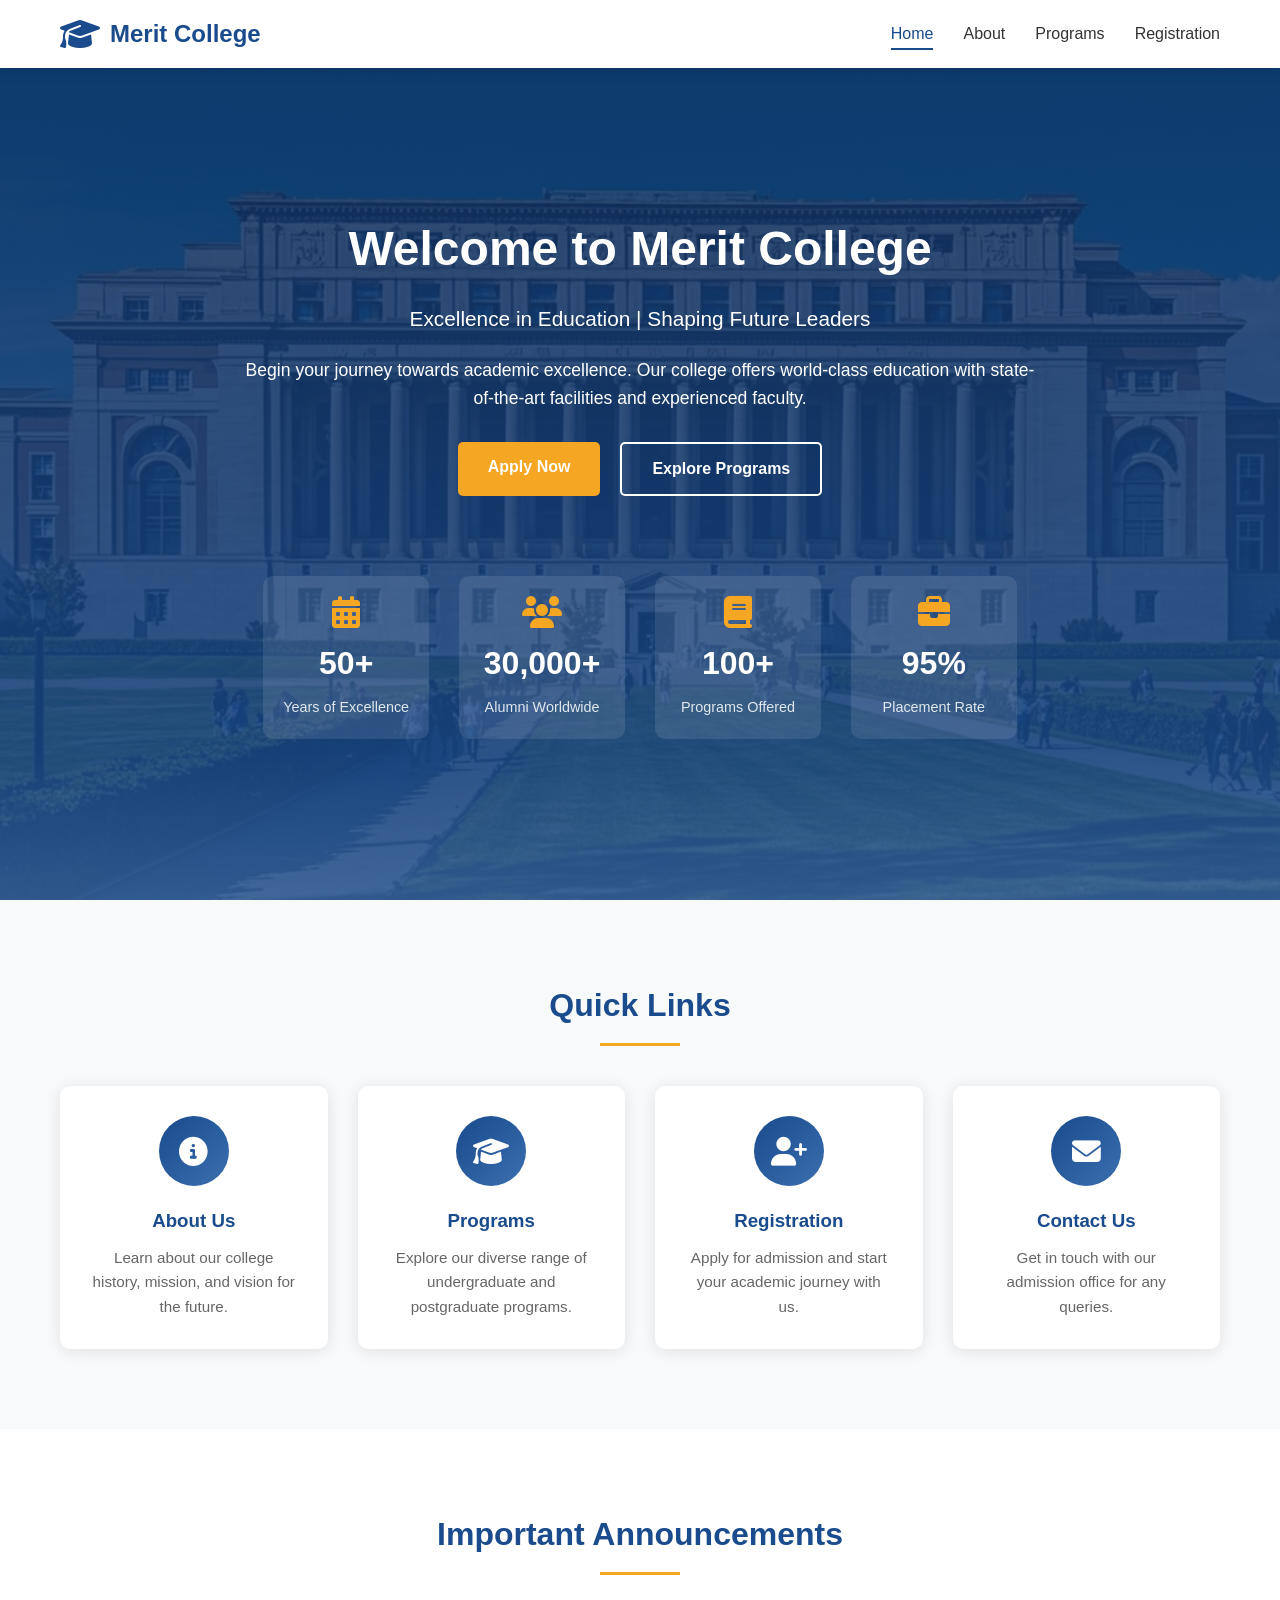
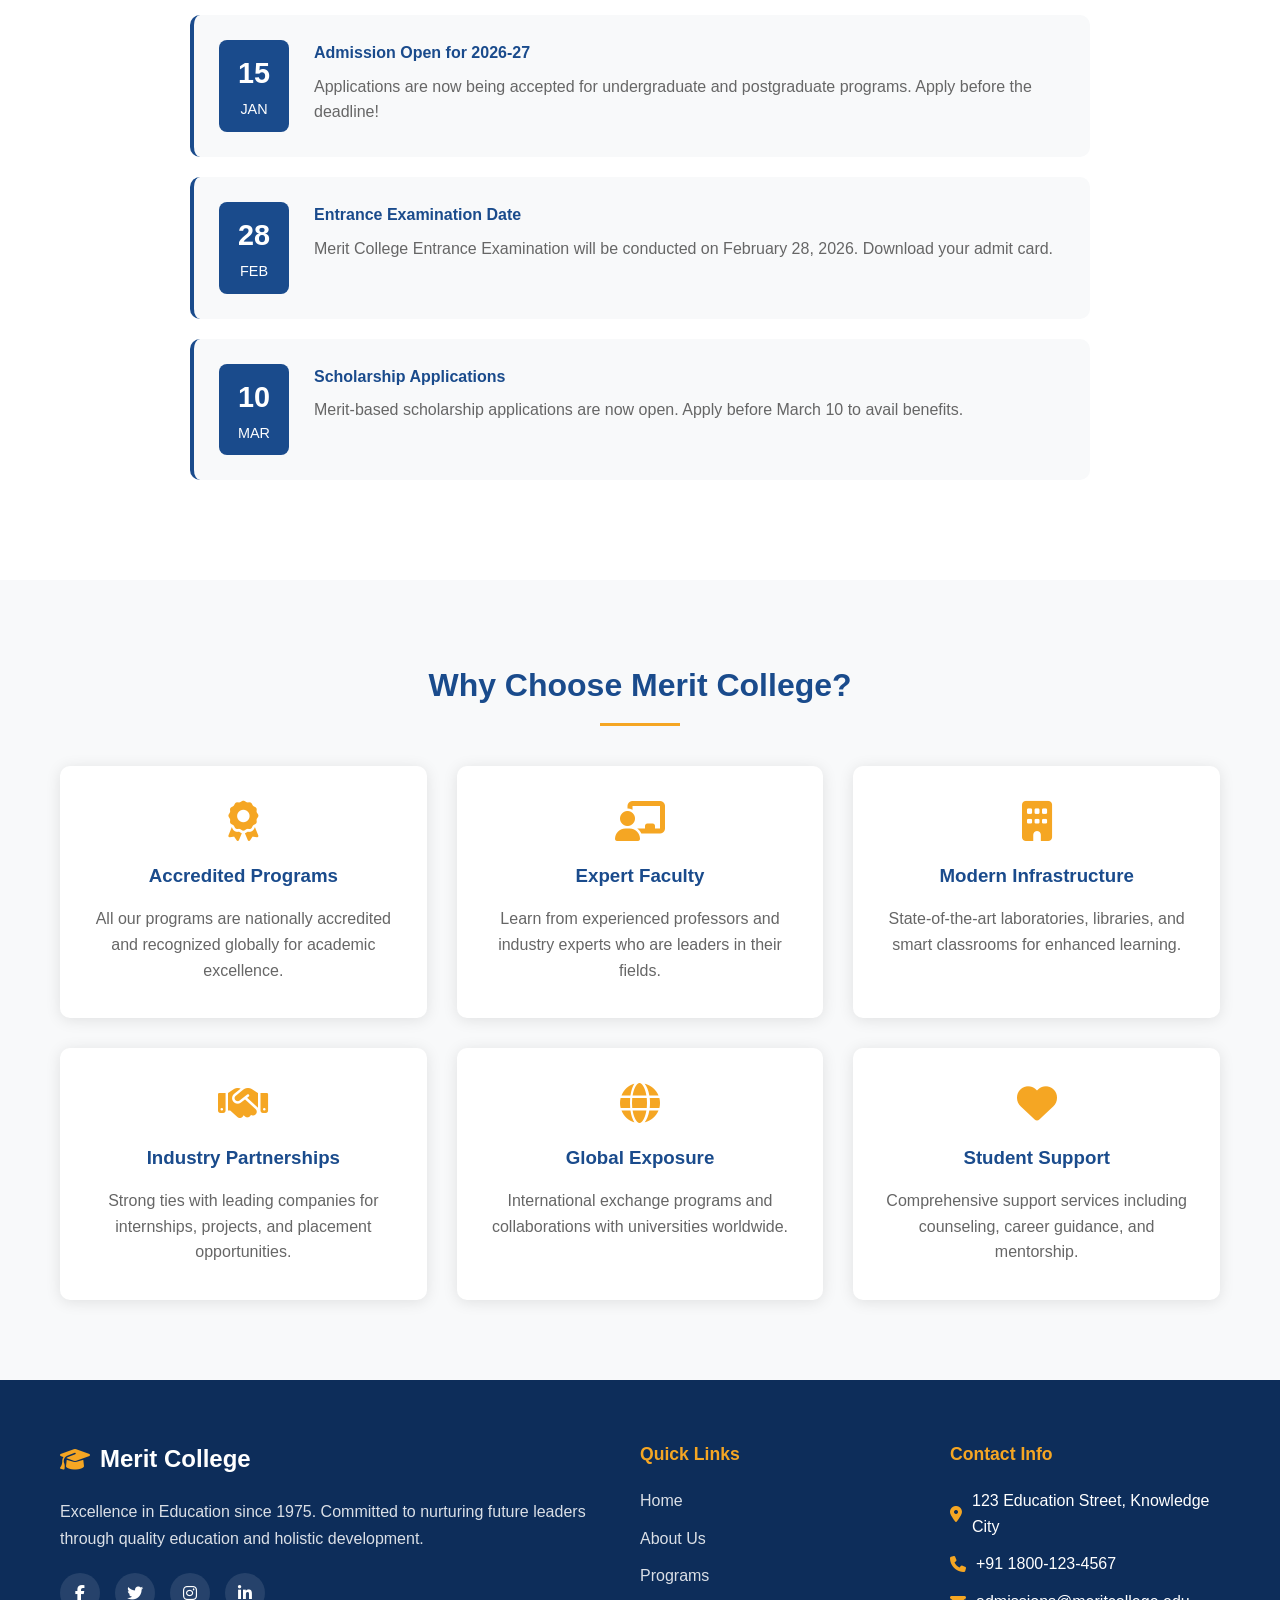
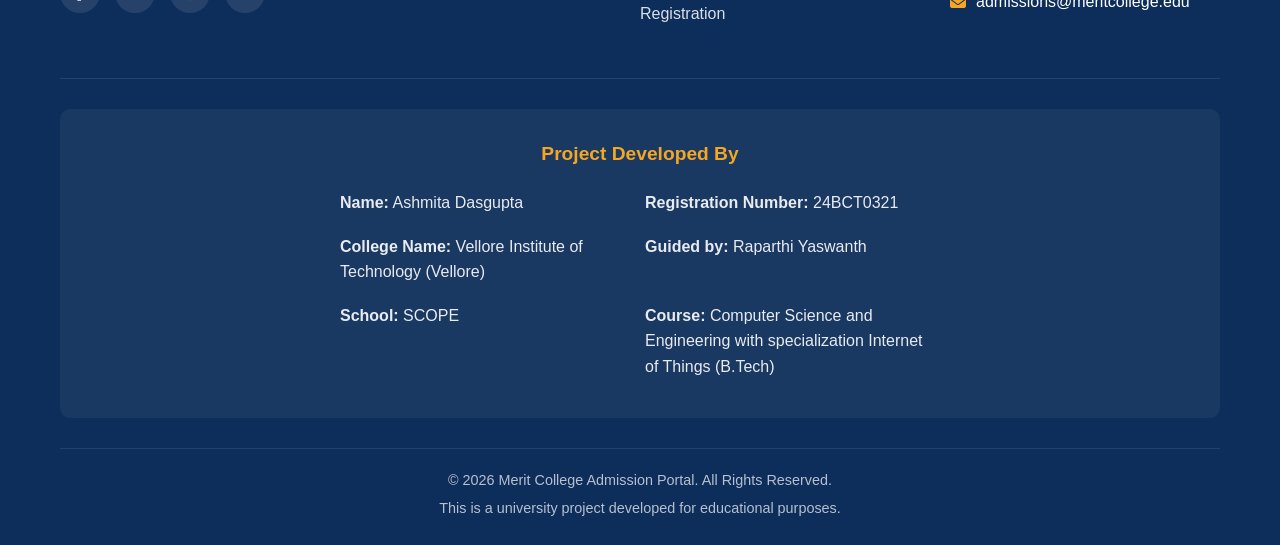
<file: index.html>
<!DOCTYPE html>
<html lang="en">
<head>
    <meta charset="UTF-8">
    <meta name="viewport" content="width=device-width, initial-scale=1.0">
    <title>College Admission Portal - Home</title>
    <link rel="stylesheet" href="styles.css">
    <link rel="stylesheet" href="https://cdnjs.cloudflare.com/ajax/libs/font-awesome/6.4.0/css/all.min.css">
</head>
<body>
    <!-- Navigation -->
    <nav class="navbar">
        <div class="nav-container">
            <div class="logo">
                <i class="fas fa-graduation-cap"></i>
                <span>Merit College</span>
            </div>
            <button class="nav-toggle" id="navToggle">
                <i class="fas fa-bars"></i>
            </button>
            <ul class="nav-menu" id="navMenu">
                <li><a href="index.html" class="nav-link active">Home</a></li>
                <li><a href="about.html" class="nav-link">About</a></li>
                <li><a href="programs.html" class="nav-link">Programs</a></li>
                <li><a href="registration.html" class="nav-link">Registration</a></li>
            </ul>
        </div>
    </nav>

    <!-- Hero Section -->
    <section class="hero">
        <div class="hero-content">
            <h1>Welcome to Merit College</h1>
            <p class="hero-subtitle">Excellence in Education | Shaping Future Leaders</p>
            <p class="hero-description">Begin your journey towards academic excellence. Our college offers world-class education with state-of-the-art facilities and experienced faculty.</p>
            <div class="hero-buttons">
                <a href="registration.html" class="btn btn-primary">Apply Now</a>
                <a href="programs.html" class="btn btn-secondary">Explore Programs</a>
            </div>
        </div>
        <div class="hero-stats">
            <div class="stat-item">
                <i class="fas fa-calendar-alt"></i>
                <span class="stat-number">50+</span>
                <span class="stat-label">Years of Excellence</span>
            </div>
            <div class="stat-item">
                <i class="fas fa-users"></i>
                <span class="stat-number">30,000+</span>
                <span class="stat-label">Alumni Worldwide</span>
            </div>
            <div class="stat-item">
                <i class="fas fa-book"></i>
                <span class="stat-number">100+</span>
                <span class="stat-label">Programs Offered</span>
            </div>
            <div class="stat-item">
                <i class="fas fa-briefcase"></i>
                <span class="stat-number">95%</span>
                <span class="stat-label">Placement Rate</span>
            </div>
        </div>
    </section>

    <!-- Quick Links Section -->
    <section class="quick-links">
        <div class="container">
            <h2 class="section-title">Quick Links</h2>
            <div class="links-grid">
                <a href="about.html" class="link-card">
                    <div class="link-icon">
                        <i class="fas fa-info-circle"></i>
                    </div>
                    <h3>About Us</h3>
                    <p>Learn about our college history, mission, and vision for the future.</p>
                </a>
                <a href="programs.html" class="link-card">
                    <div class="link-icon">
                        <i class="fas fa-graduation-cap"></i>
                    </div>
                    <h3>Programs</h3>
                    <p>Explore our diverse range of undergraduate and postgraduate programs.</p>
                </a>
                <a href="registration.html" class="link-card">
                    <div class="link-icon">
                        <i class="fas fa-user-plus"></i>
                    </div>
                    <h3>Registration</h3>
                    <p>Apply for admission and start your academic journey with us.</p>
                </a>
                <a href="registration.html#contact" class="link-card">
                    <div class="link-icon">
                        <i class="fas fa-envelope"></i>
                    </div>
                    <h3>Contact Us</h3>
                    <p>Get in touch with our admission office for any queries.</p>
                </a>
            </div>
        </div>
    </section>

    <!-- Announcements Section -->
    <section class="announcements">
        <div class="container">
            <h2 class="section-title">Important Announcements</h2>
            <div class="announcement-list">
                <div class="announcement-item">
                    <div class="announcement-date">
                        <span class="day">15</span>
                        <span class="month">Jan</span>
                    </div>
                    <div class="announcement-content">
                        <h4>Admission Open for 2026-27</h4>
                        <p>Applications are now being accepted for undergraduate and postgraduate programs. Apply before the deadline!</p>
                    </div>
                </div>
                <div class="announcement-item">
                    <div class="announcement-date">
                        <span class="day">28</span>
                        <span class="month">Feb</span>
                    </div>
                    <div class="announcement-content">
                        <h4>Entrance Examination Date</h4>
                        <p>Merit College Entrance Examination will be conducted on February 28, 2026. Download your admit card.</p>
                    </div>
                </div>
                <div class="announcement-item">
                    <div class="announcement-date">
                        <span class="day">10</span>
                        <span class="month">Mar</span>
                    </div>
                    <div class="announcement-content">
                        <h4>Scholarship Applications</h4>
                        <p>Merit-based scholarship applications are now open. Apply before March 10 to avail benefits.</p>
                    </div>
                </div>
            </div>
        </div>
    </section>

    <!-- Why Choose Us Section -->
    <section class="why-choose">
        <div class="container">
            <h2 class="section-title">Why Choose Merit College?</h2>
            <div class="features-grid">
                <div class="feature-item">
                    <i class="fas fa-award"></i>
                    <h3>Accredited Programs</h3>
                    <p>All our programs are nationally accredited and recognized globally for academic excellence.</p>
                </div>
                <div class="feature-item">
                    <i class="fas fa-chalkboard-teacher"></i>
                    <h3>Expert Faculty</h3>
                    <p>Learn from experienced professors and industry experts who are leaders in their fields.</p>
                </div>
                <div class="feature-item">
                    <i class="fas fa-building"></i>
                    <h3>Modern Infrastructure</h3>
                    <p>State-of-the-art laboratories, libraries, and smart classrooms for enhanced learning.</p>
                </div>
                <div class="feature-item">
                    <i class="fas fa-handshake"></i>
                    <h3>Industry Partnerships</h3>
                    <p>Strong ties with leading companies for internships, projects, and placement opportunities.</p>
                </div>
                <div class="feature-item">
                    <i class="fas fa-globe"></i>
                    <h3>Global Exposure</h3>
                    <p>International exchange programs and collaborations with universities worldwide.</p>
                </div>
                <div class="feature-item">
                    <i class="fas fa-heart"></i>
                    <h3>Student Support</h3>
                    <p>Comprehensive support services including counseling, career guidance, and mentorship.</p>
                </div>
            </div>
        </div>
    </section>

    <!-- Footer -->
    <footer class="footer">
        <div class="container">
            <div class="footer-content">
                <div class="footer-section">
                    <h3><i class="fas fa-graduation-cap"></i> Merit College</h3>
                    <p>Excellence in Education since 1975. Committed to nurturing future leaders through quality education and holistic development.</p>
                    <div class="social-links">
                        <a href="#"><i class="fab fa-facebook-f"></i></a>
                        <a href="#"><i class="fab fa-twitter"></i></a>
                        <a href="#"><i class="fab fa-instagram"></i></a>
                        <a href="#"><i class="fab fa-linkedin-in"></i></a>
                    </div>
                </div>
                <div class="footer-section">
                    <h4>Quick Links</h4>
                    <ul>
                        <li><a href="index.html">Home</a></li>
                        <li><a href="about.html">About Us</a></li>
                        <li><a href="programs.html">Programs</a></li>
                        <li><a href="registration.html">Registration</a></li>
                    </ul>
                </div>
                <div class="footer-section">
                    <h4>Contact Info</h4>
                    <ul class="contact-info">
                        <li><i class="fas fa-map-marker-alt"></i> 123 Education Street, Knowledge City</li>
                        <li><i class="fas fa-phone"></i> +91 1800-123-4567</li>
                        <li><i class="fas fa-envelope"></i> admissions@meritcollege.edu</li>
                    </ul>
                </div>
            </div>
            
            <!-- Student Project Details -->
            <div class="student-details">
                <h4>Project Developed By</h4>
                <div class="student-info">
                    <p><strong>Name:</strong> Ashmita Dasgupta</p>
                    <p><strong>Registration Number:</strong> 24BCT0321</p>
                    <p><strong>College Name:</strong> Vellore Institute of Technology (Vellore)</p>
                    <p><strong>Guided by:</strong> Raparthi Yaswanth</p>
                    <p><strong>School:</strong> SCOPE</p>
                    <p><strong>Course:</strong> Computer Science and Engineering with specialization Internet of Things (B.Tech)</p>
                </div>
            </div>
            
            <div class="footer-bottom">
                <p>&copy; 2026 Merit College Admission Portal. All Rights Reserved.</p>
                <p>This is a university project developed for educational purposes.</p>
            </div>
        </div>
    </footer>

    <script src="script.js"></script>
</body>
</html>
</file>
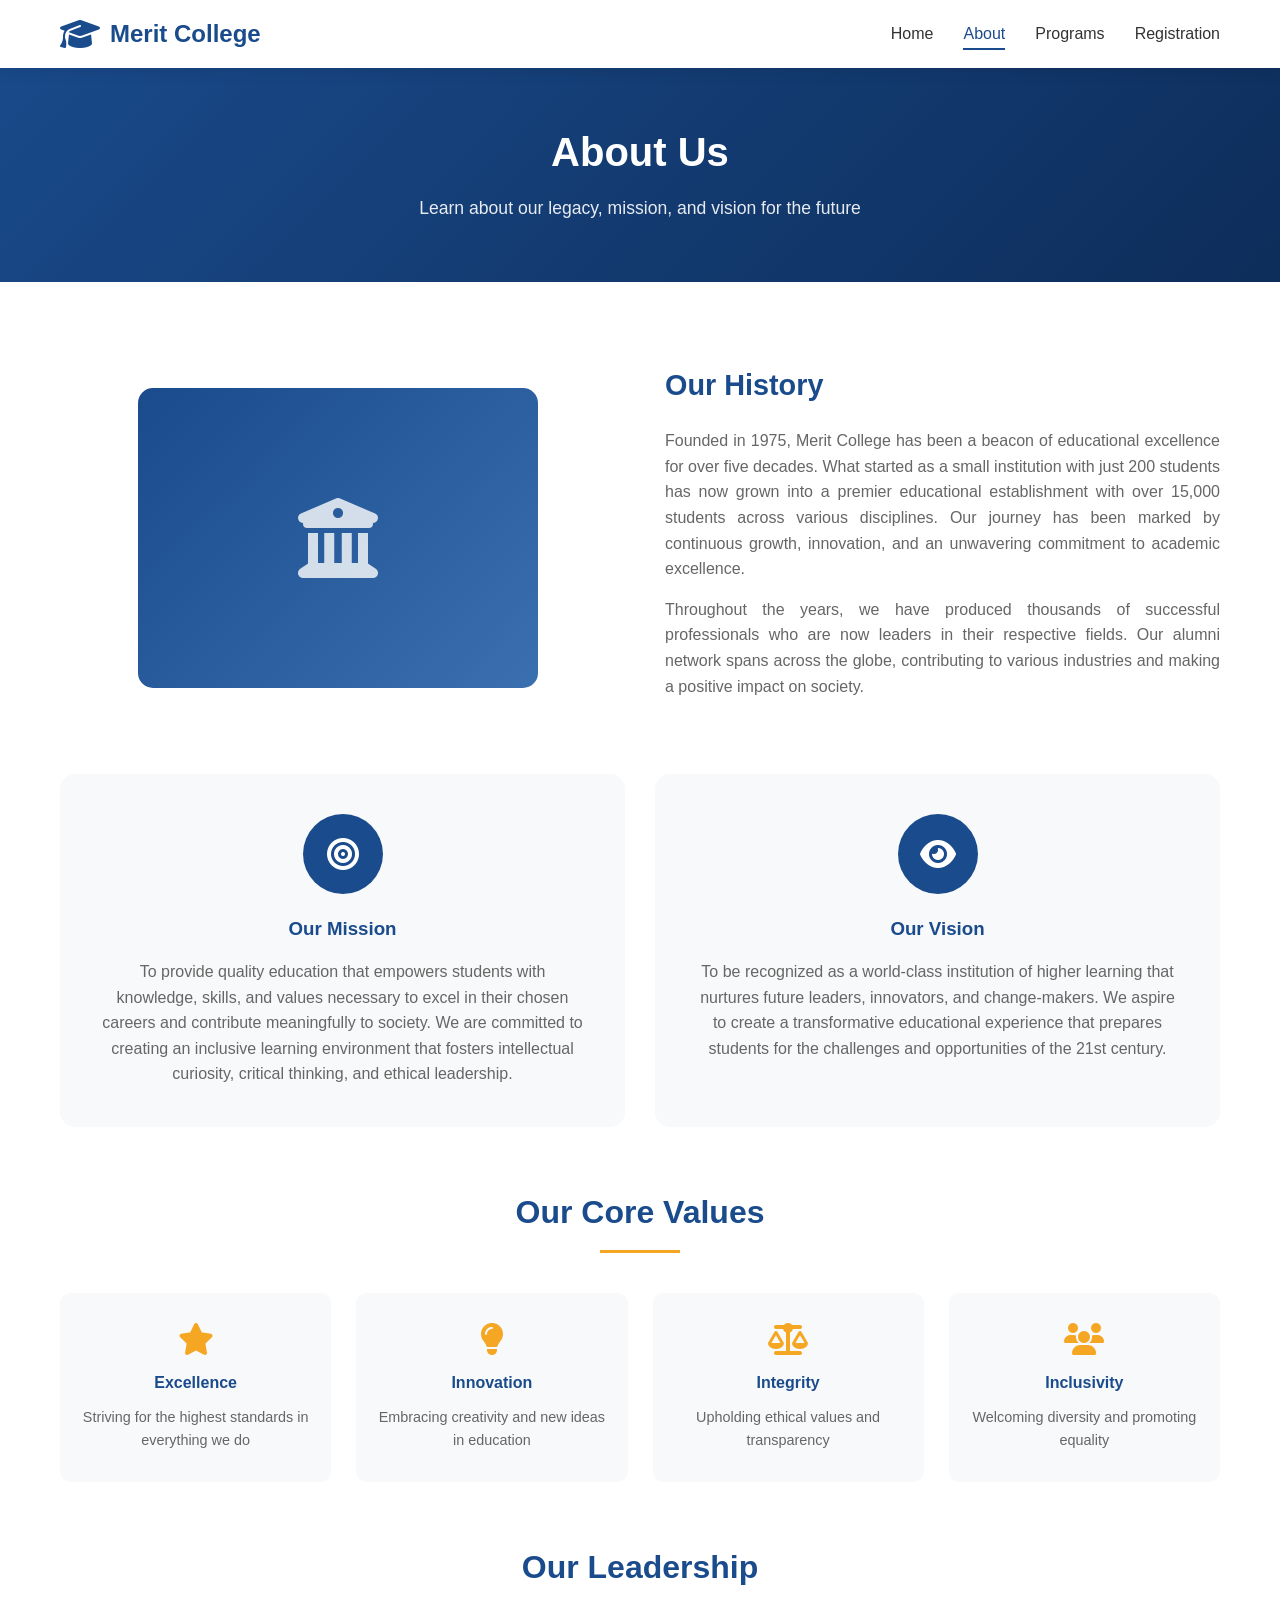
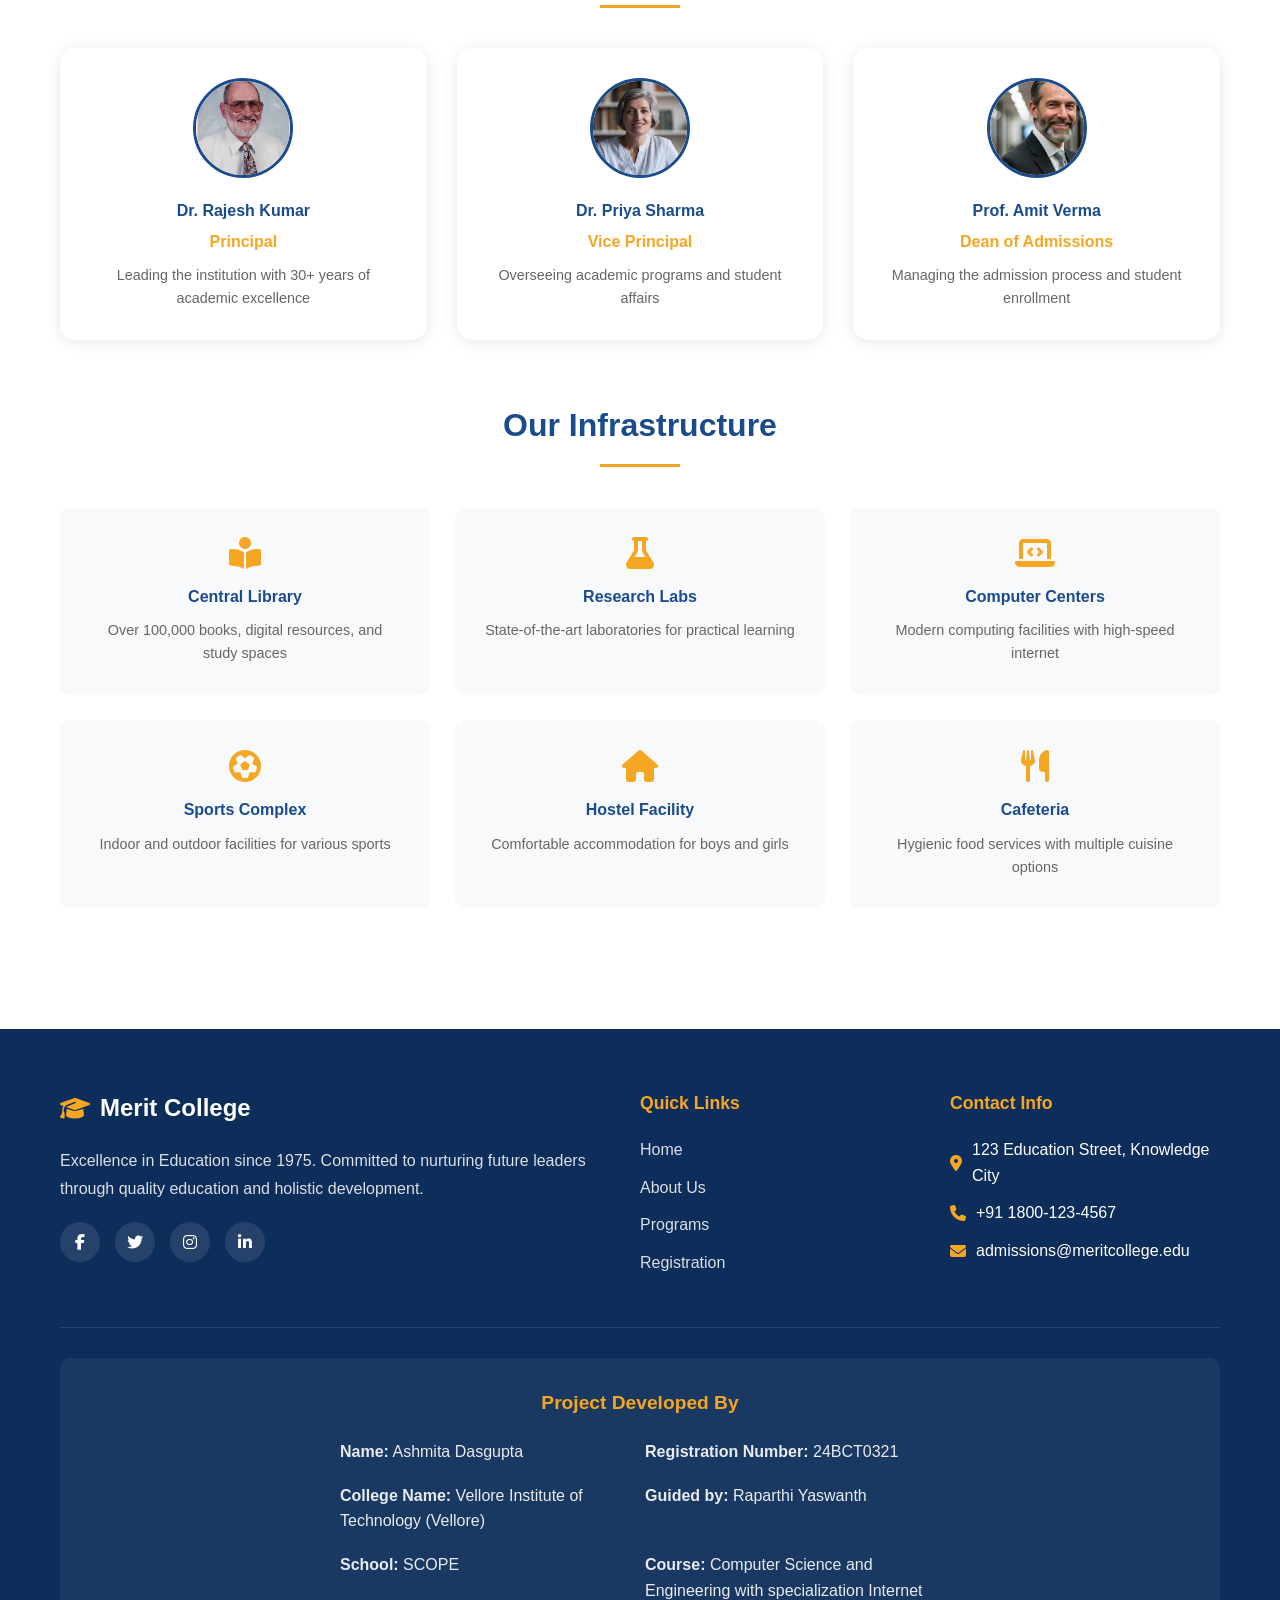
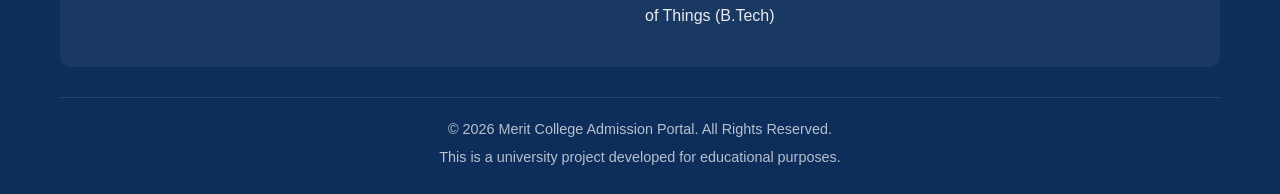
<file: about.html>
<!DOCTYPE html>
<html lang="en">
<head>
    <meta charset="UTF-8">
    <meta name="viewport" content="width=device-width, initial-scale=1.0">
    <title>About Us - College Admission Portal</title>
    <link rel="stylesheet" href="styles.css">
    <link rel="stylesheet" href="https://cdnjs.cloudflare.com/ajax/libs/font-awesome/6.4.0/css/all.min.css">
</head>
<body>
    <!-- Navigation -->
    <nav class="navbar">
        <div class="nav-container">
            <div class="logo">
                <i class="fas fa-graduation-cap"></i>
                <span>Merit College</span>
            </div>
            <button class="nav-toggle" id="navToggle">
                <i class="fas fa-bars"></i>
            </button>
            <ul class="nav-menu" id="navMenu">
                <li><a href="index.html" class="nav-link">Home</a></li>
                <li><a href="about.html" class="nav-link active">About</a></li>
                <li><a href="programs.html" class="nav-link">Programs</a></li>
                <li><a href="registration.html" class="nav-link">Registration</a></li>
            </ul>
        </div>
    </nav>

    <!-- Page Header -->
    <section class="page-header">
        <h1>About Us</h1>
        <p>Learn about our legacy, mission, and vision for the future</p>
    </section>

    <!-- About Content -->
    <section class="about-section">
        <div class="container">
            <!-- History -->
            <div class="about-block">
                <div class="about-image">
                    <div class="image-placeholder">
                        <i class="fas fa-university"></i>
                    </div>
                </div>
                <div class="about-text">
                    <h2>Our History</h2>
                    <p>Founded in 1975, Merit College has been a beacon of educational excellence for over five decades. What started as a small institution with just 200 students has now grown into a premier educational establishment with over 15,000 students across various disciplines. Our journey has been marked by continuous growth, innovation, and an unwavering commitment to academic excellence.</p>
                    <p>Throughout the years, we have produced thousands of successful professionals who are now leaders in their respective fields. Our alumni network spans across the globe, contributing to various industries and making a positive impact on society.</p>
                </div>
            </div>

            <!-- Mission & Vision -->
            <div class="mission-vision">
                <div class="mv-card">
                    <div class="mv-icon">
                        <i class="fas fa-bullseye"></i>
                    </div>
                    <h3>Our Mission</h3>
                    <p>To provide quality education that empowers students with knowledge, skills, and values necessary to excel in their chosen careers and contribute meaningfully to society. We are committed to creating an inclusive learning environment that fosters intellectual curiosity, critical thinking, and ethical leadership.</p>
                </div>
                <div class="mv-card">
                    <div class="mv-icon">
                        <i class="fas fa-eye"></i>
                    </div>
                    <h3>Our Vision</h3>
                    <p>To be recognized as a world-class institution of higher learning that nurtures future leaders, innovators, and change-makers. We aspire to create a transformative educational experience that prepares students for the challenges and opportunities of the 21st century.</p>
                </div>
            </div>

            <!-- Values -->
            <div class="values-section">
                <h2 class="section-title">Our Core Values</h2>
                <div class="values-grid">
                    <div class="value-item">
                        <i class="fas fa-star"></i>
                        <h4>Excellence</h4>
                        <p>Striving for the highest standards in everything we do</p>
                    </div>
                    <div class="value-item">
                        <i class="fas fa-lightbulb"></i>
                        <h4>Innovation</h4>
                        <p>Embracing creativity and new ideas in education</p>
                    </div>
                    <div class="value-item">
                        <i class="fas fa-balance-scale"></i>
                        <h4>Integrity</h4>
                        <p>Upholding ethical values and transparency</p>
                    </div>
                    <div class="value-item">
                        <i class="fas fa-users"></i>
                        <h4>Inclusivity</h4>
                        <p>Welcoming diversity and promoting equality</p>
                    </div>
                </div>
            </div>

            <!-- Leadership -->
            <div class="leadership-section">
                <h2 class="section-title">Our Leadership</h2>
                <div class="leaders-grid">
                   <div class="leader-card">
                    <div class="leader-image">
                    <img src="images/principal.jpg" alt="Dr. Rajesh Kumar">
                    </div>
    <h4>Dr. Rajesh Kumar</h4>
    <p class="designation">Principal</p>
    <p class="leader-desc">Leading the institution with 30+ years of academic excellence</p>
</div>

<div class="leader-card">
    <div class="leader-image">
        <img src="images/vice-principal.jpg" alt="Dr. Priya Sharma">
    </div>
    <h4>Dr. Priya Sharma</h4>
    <p class="designation">Vice Principal</p>
    <p class="leader-desc">Overseeing academic programs and student affairs</p>
</div>

<div class="leader-card">
    <div class="leader-image">
        <img src="images/dean.jpg" alt="Prof. Amit Verma">
    </div>
    <h4>Prof. Amit Verma</h4>
    <p class="designation">Dean of Admissions</p>
    <p class="leader-desc">Managing the admission process and student enrollment</p>
</div>
                </div>
            </div>

            <!-- Infrastructure -->
            <div class="infrastructure-section">
                <h2 class="section-title">Our Infrastructure</h2>
                <div class="infra-grid">
                    <div class="infra-item">
                        <i class="fas fa-book-reader"></i>
                        <h4>Central Library</h4>
                        <p>Over 100,000 books, digital resources, and study spaces</p>
                    </div>
                    <div class="infra-item">
                        <i class="fas fa-flask"></i>
                        <h4>Research Labs</h4>
                        <p>State-of-the-art laboratories for practical learning</p>
                    </div>
                    <div class="infra-item">
                        <i class="fas fa-laptop-code"></i>
                        <h4>Computer Centers</h4>
                        <p>Modern computing facilities with high-speed internet</p>
                    </div>
                    <div class="infra-item">
                        <i class="fas fa-futbol"></i>
                        <h4>Sports Complex</h4>
                        <p>Indoor and outdoor facilities for various sports</p>
                    </div>
                    <div class="infra-item">
                        <i class="fas fa-home"></i>
                        <h4>Hostel Facility</h4>
                        <p>Comfortable accommodation for boys and girls</p>
                    </div>
                    <div class="infra-item">
                        <i class="fas fa-utensils"></i>
                        <h4>Cafeteria</h4>
                        <p>Hygienic food services with multiple cuisine options</p>
                    </div>
                </div>
            </div>
        </div>
    </section>

    <!-- Footer -->
    <footer class="footer">
        <div class="container">
            <div class="footer-content">
                <div class="footer-section">
                    <h3><i class="fas fa-graduation-cap"></i> Merit College</h3>
                    <p>Excellence in Education since 1975. Committed to nurturing future leaders through quality education and holistic development.</p>
                    <div class="social-links">
                        <a href="#"><i class="fab fa-facebook-f"></i></a>
                        <a href="#"><i class="fab fa-twitter"></i></a>
                        <a href="#"><i class="fab fa-instagram"></i></a>
                        <a href="#"><i class="fab fa-linkedin-in"></i></a>
                    </div>
                </div>
                <div class="footer-section">
                    <h4>Quick Links</h4>
                    <ul>
                        <li><a href="index.html">Home</a></li>
                        <li><a href="about.html">About Us</a></li>
                        <li><a href="programs.html">Programs</a></li>
                        <li><a href="registration.html">Registration</a></li>
                    </ul>
                </div>
                <div class="footer-section">
                    <h4>Contact Info</h4>
                    <ul class="contact-info">
                        <li><i class="fas fa-map-marker-alt"></i> 123 Education Street, Knowledge City</li>
                        <li><i class="fas fa-phone"></i> +91 1800-123-4567</li>
                        <li><i class="fas fa-envelope"></i> admissions@meritcollege.edu</li>
                    </ul>
                </div>
            </div>
            
            <!-- Student Project Details -->
            <div class="student-details">
                <h4>Project Developed By</h4>
                <div class="student-info">
                    <p><strong>Name:</strong> Ashmita Dasgupta</p>
                    <p><strong>Registration Number:</strong> 24BCT0321</p>
                    <p><strong>College Name:</strong> Vellore Institute of Technology (Vellore)</p>
                    <p><strong>Guided by:</strong> Raparthi Yaswanth</p>
                    <p><strong>School:</strong> SCOPE</p>
                    <p><strong>Course:</strong> Computer Science and Engineering with specialization Internet of Things (B.Tech)</p>
                </div>
            </div>
            
            <div class="footer-bottom">
                <p>&copy; 2026 Merit College Admission Portal. All Rights Reserved.</p>
                <p>This is a university project developed for educational purposes.</p>
            </div>
        </div>
    </footer>

    <script src="script.js"></script>
</body>
</html>
</file>
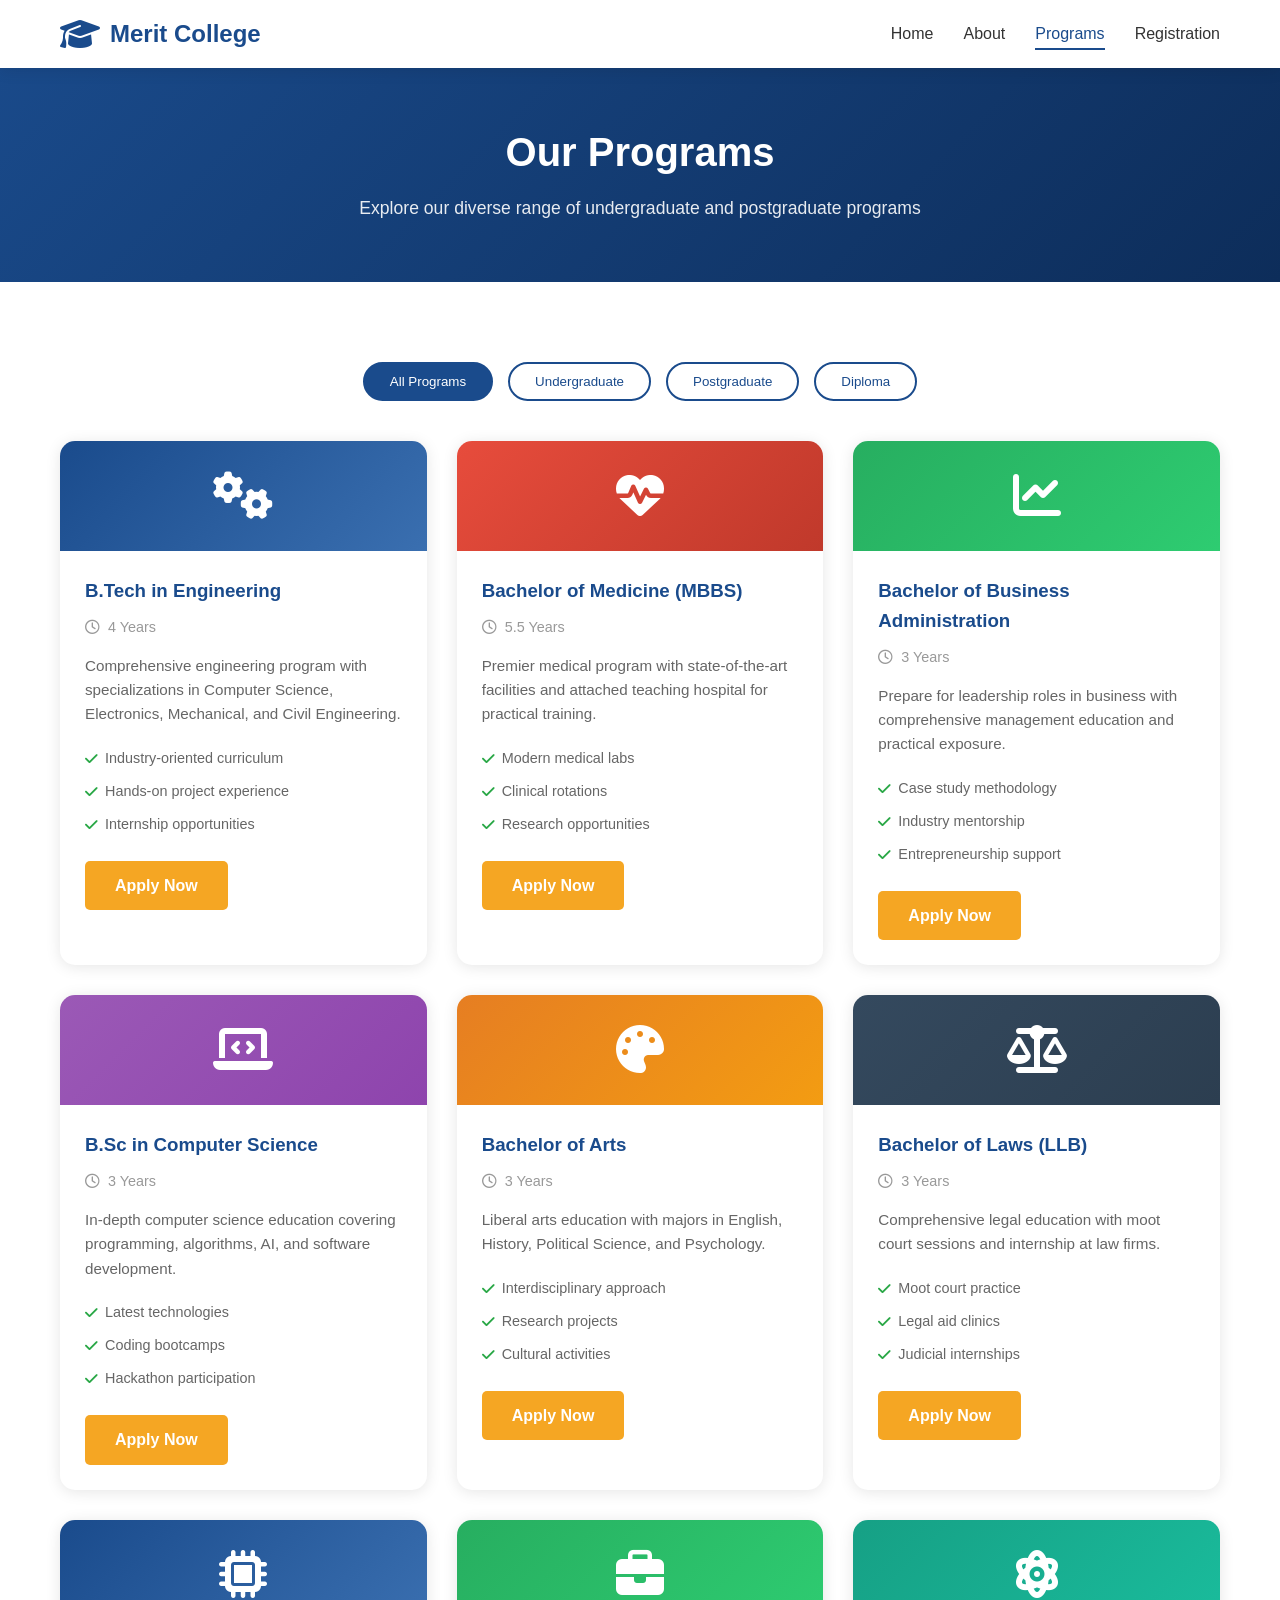
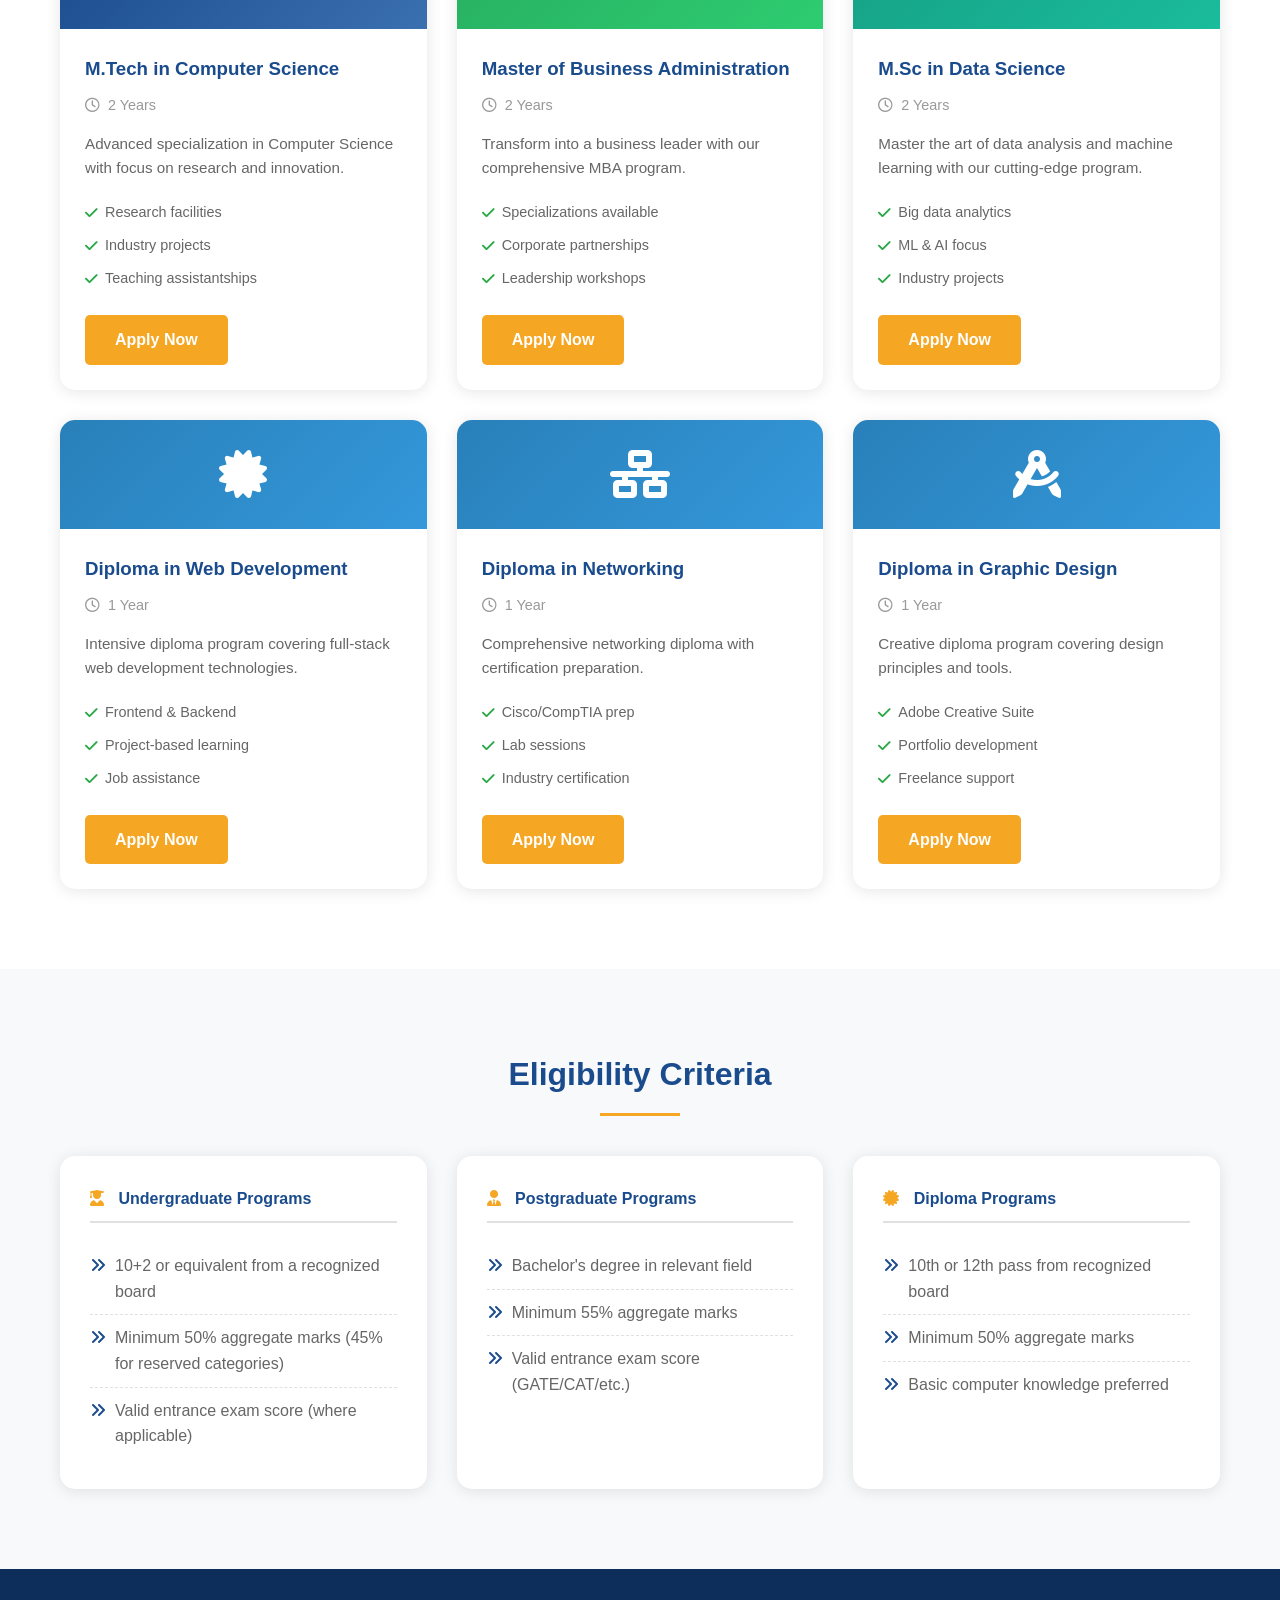
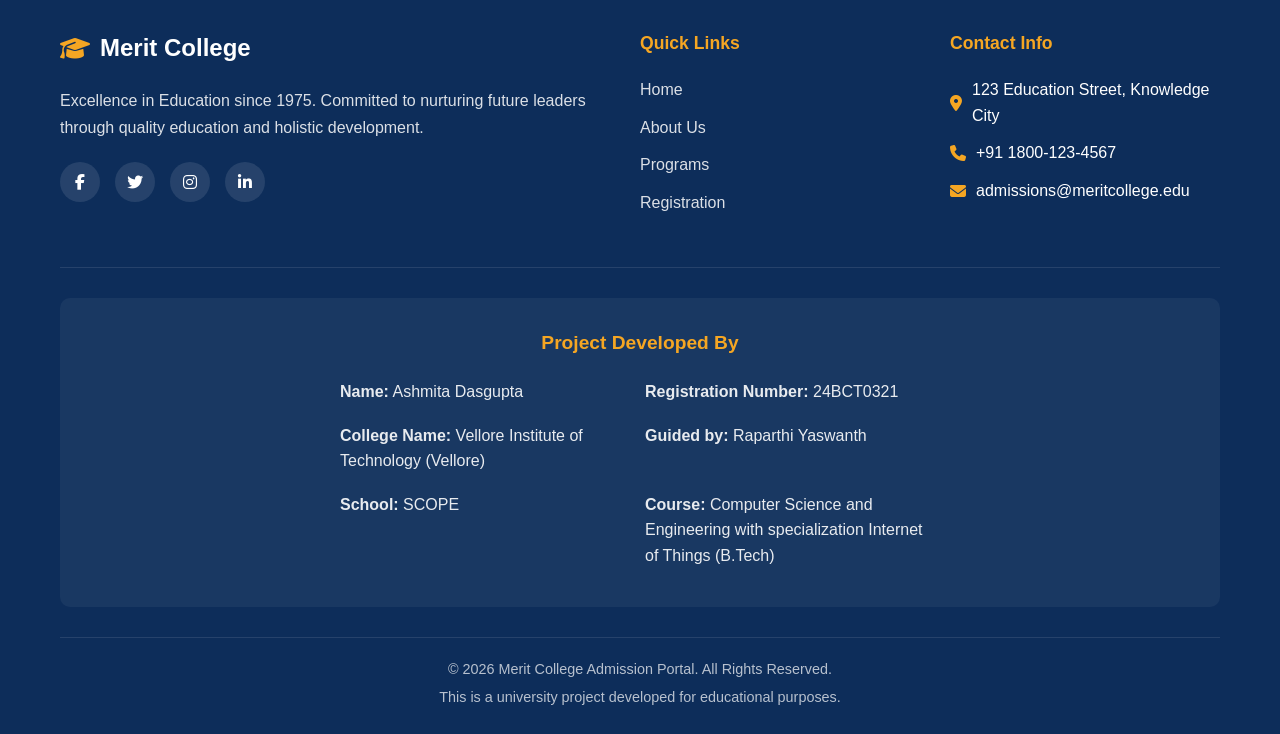
<file: programs.html>
<!DOCTYPE html>
<html lang="en">
<head>
    <meta charset="UTF-8">
    <meta name="viewport" content="width=device-width, initial-scale=1.0">
    <title>Programs - College Admission Portal</title>
    <link rel="stylesheet" href="styles.css">
    <link rel="stylesheet" href="https://cdnjs.cloudflare.com/ajax/libs/font-awesome/6.4.0/css/all.min.css">
</head>
<body>
    <!-- Navigation -->
    <nav class="navbar">
        <div class="nav-container">
            <div class="logo">
                <i class="fas fa-graduation-cap"></i>
                <span>Merit College</span>
            </div>
            <button class="nav-toggle" id="navToggle">
                <i class="fas fa-bars"></i>
            </button>
            <ul class="nav-menu" id="navMenu">
                <li><a href="index.html" class="nav-link">Home</a></li>
                <li><a href="about.html" class="nav-link">About</a></li>
                <li><a href="programs.html" class="nav-link active">Programs</a></li>
                <li><a href="registration.html" class="nav-link">Registration</a></li>
            </ul>
        </div>
    </nav>

    <!-- Page Header -->
    <section class="page-header">
        <h1>Our Programs</h1>
        <p>Explore our diverse range of undergraduate and postgraduate programs</p>
    </section>

    <!-- Programs Filter -->
    <section class="programs-section">
        <div class="container">
            <div class="filter-buttons">
                <button class="filter-btn active" data-filter="all">All Programs</button>
                <button class="filter-btn" data-filter="ug">Undergraduate</button>
                <button class="filter-btn" data-filter="pg">Postgraduate</button>
                <button class="filter-btn" data-filter="diploma">Diploma</button>
            </div>

            <!-- Programs Grid -->
            <div class="programs-grid">
                <!-- Engineering -->
                <div class="program-card" data-category="ug">
                    <div class="program-icon">
                        <i class="fas fa-cogs"></i>
                    </div>
                    <div class="program-content">
                        <h3>B.Tech in Engineering</h3>
                        <p class="duration"><i class="far fa-clock"></i> 4 Years</p>
                        <p class="description">Comprehensive engineering program with specializations in Computer Science, Electronics, Mechanical, and Civil Engineering.</p>
                        <ul class="highlights">
                            <li>Industry-oriented curriculum</li>
                            <li>Hands-on project experience</li>
                            <li>Internship opportunities</li>
                        </ul>
                        <a href="registration.html" class="btn btn-primary">Apply Now</a>
                    </div>
                </div>

                <!-- Medical -->
                <div class="program-card" data-category="ug">
                    <div class="program-icon medical">
                        <i class="fas fa-heartbeat"></i>
                    </div>
                    <div class="program-content">
                        <h3>Bachelor of Medicine (MBBS)</h3>
                        <p class="duration"><i class="far fa-clock"></i> 5.5 Years</p>
                        <p class="description">Premier medical program with state-of-the-art facilities and attached teaching hospital for practical training.</p>
                        <ul class="highlights">
                            <li>Modern medical labs</li>
                            <li>Clinical rotations</li>
                            <li>Research opportunities</li>
                        </ul>
                        <a href="registration.html" class="btn btn-primary">Apply Now</a>
                    </div>
                </div>

                <!-- Business Administration -->
                <div class="program-card" data-category="ug">
                    <div class="program-icon business">
                        <i class="fas fa-chart-line"></i>
                    </div>
                    <div class="program-content">
                        <h3>Bachelor of Business Administration</h3>
                        <p class="duration"><i class="far fa-clock"></i> 3 Years</p>
                        <p class="description">Prepare for leadership roles in business with comprehensive management education and practical exposure.</p>
                        <ul class="highlights">
                            <li>Case study methodology</li>
                            <li>Industry mentorship</li>
                            <li>Entrepreneurship support</li>
                        </ul>
                        <a href="registration.html" class="btn btn-primary">Apply Now</a>
                    </div>
                </div>

                <!-- Computer Science -->
                <div class="program-card" data-category="ug">
                    <div class="program-icon tech">
                        <i class="fas fa-laptop-code"></i>
                    </div>
                    <div class="program-content">
                        <h3>B.Sc in Computer Science</h3>
                        <p class="duration"><i class="far fa-clock"></i> 3 Years</p>
                        <p class="description">In-depth computer science education covering programming, algorithms, AI, and software development.</p>
                        <ul class="highlights">
                            <li>Latest technologies</li>
                            <li>Coding bootcamps</li>
                            <li>Hackathon participation</li>
                        </ul>
                        <a href="registration.html" class="btn btn-primary">Apply Now</a>
                    </div>
                </div>

                <!-- Arts -->
                <div class="program-card" data-category="ug">
                    <div class="program-icon arts">
                        <i class="fas fa-palette"></i>
                    </div>
                    <div class="program-content">
                        <h3>Bachelor of Arts</h3>
                        <p class="duration"><i class="far fa-clock"></i> 3 Years</p>
                        <p class="description">Liberal arts education with majors in English, History, Political Science, and Psychology.</p>
                        <ul class="highlights">
                            <li>Interdisciplinary approach</li>
                            <li>Research projects</li>
                            <li>Cultural activities</li>
                        </ul>
                        <a href="registration.html" class="btn btn-primary">Apply Now</a>
                    </div>
                </div>

                <!-- Law -->
                <div class="program-card" data-category="ug">
                    <div class="program-icon law">
                        <i class="fas fa-balance-scale"></i>
                    </div>
                    <div class="program-content">
                        <h3>Bachelor of Laws (LLB)</h3>
                        <p class="duration"><i class="far fa-clock"></i> 3 Years</p>
                        <p class="description">Comprehensive legal education with moot court sessions and internship at law firms.</p>
                        <ul class="highlights">
                            <li>Moot court practice</li>
                            <li>Legal aid clinics</li>
                            <li>Judicial internships</li>
                        </ul>
                        <a href="registration.html" class="btn btn-primary">Apply Now</a>
                    </div>
                </div>

                <!-- M.Tech -->
                <div class="program-card" data-category="pg">
                    <div class="program-icon">
                        <i class="fas fa-microchip"></i>
                    </div>
                    <div class="program-content">
                        <h3>M.Tech in Computer Science</h3>
                        <p class="duration"><i class="far fa-clock"></i> 2 Years</p>
                        <p class="description">Advanced specialization in Computer Science with focus on research and innovation.</p>
                        <ul class="highlights">
                            <li>Research facilities</li>
                            <li>Industry projects</li>
                            <li>Teaching assistantships</li>
                        </ul>
                        <a href="registration.html" class="btn btn-primary">Apply Now</a>
                    </div>
                </div>

                <!-- MBA -->
                <div class="program-card" data-category="pg">
                    <div class="program-icon business">
                        <i class="fas fa-briefcase"></i>
                    </div>
                    <div class="program-content">
                        <h3>Master of Business Administration</h3>
                        <p class="duration"><i class="far fa-clock"></i> 2 Years</p>
                        <p class="description">Transform into a business leader with our comprehensive MBA program.</p>
                        <ul class="highlights">
                            <li>Specializations available</li>
                            <li>Corporate partnerships</li>
                            <li>Leadership workshops</li>
                        </ul>
                        <a href="registration.html" class="btn btn-primary">Apply Now</a>
                    </div>
                </div>

                <!-- M.Sc -->
                <div class="program-card" data-category="pg">
                    <div class="program-icon science">
                        <i class="fas fa-atom"></i>
                    </div>
                    <div class="program-content">
                        <h3>M.Sc in Data Science</h3>
                        <p class="duration"><i class="far fa-clock"></i> 2 Years</p>
                        <p class="description">Master the art of data analysis and machine learning with our cutting-edge program.</p>
                        <ul class="highlights">
                            <li>Big data analytics</li>
                            <li>ML & AI focus</li>
                            <li>Industry projects</li>
                        </ul>
                        <a href="registration.html" class="btn btn-primary">Apply Now</a>
                    </div>
                </div>

                <!-- Diploma Programs -->
                <div class="program-card" data-category="diploma">
                    <div class="program-icon diploma">
                        <i class="fas fa-certificate"></i>
                    </div>
                    <div class="program-content">
                        <h3>Diploma in Web Development</h3>
                        <p class="duration"><i class="far fa-clock"></i> 1 Year</p>
                        <p class="description">Intensive diploma program covering full-stack web development technologies.</p>
                        <ul class="highlights">
                            <li>Frontend & Backend</li>
                            <li>Project-based learning</li>
                            <li>Job assistance</li>
                        </ul>
                        <a href="registration.html" class="btn btn-primary">Apply Now</a>
                    </div>
                </div>

                <div class="program-card" data-category="diploma">
                    <div class="program-icon diploma">
                        <i class="fas fa-network-wired"></i>
                    </div>
                    <div class="program-content">
                        <h3>Diploma in Networking</h3>
                        <p class="duration"><i class="far fa-clock"></i> 1 Year</p>
                        <p class="description">Comprehensive networking diploma with certification preparation.</p>
                        <ul class="highlights">
                            <li>Cisco/CompTIA prep</li>
                            <li>Lab sessions</li>
                            <li>Industry certification</li>
                        </ul>
                        <a href="registration.html" class="btn btn-primary">Apply Now</a>
                    </div>
                </div>

                <div class="program-card" data-category="diploma">
                    <div class="program-icon diploma">
                        <i class="fas fa-drafting-compass"></i>
                    </div>
                    <div class="program-content">
                        <h3>Diploma in Graphic Design</h3>
                        <p class="duration"><i class="far fa-clock"></i> 1 Year</p>
                        <p class="description">Creative diploma program covering design principles and tools.</p>
                        <ul class="highlights">
                            <li>Adobe Creative Suite</li>
                            <li>Portfolio development</li>
                            <li>Freelance support</li>
                        </ul>
                        <a href="registration.html" class="btn btn-primary">Apply Now</a>
                    </div>
                </div>
            </div>
        </div>
    </section>

    <!-- Eligibility Section -->
    <section class="eligibility-section">
        <div class="container">
            <h2 class="section-title">Eligibility Criteria</h2>
            <div class="eligibility-grid">
                <div class="eligibility-card">
                    <h4><i class="fas fa-user-graduate"></i> Undergraduate Programs</h4>
                    <ul>
                        <li>10+2 or equivalent from a recognized board</li>
                        <li>Minimum 50% aggregate marks (45% for reserved categories)</li>
                        <li>Valid entrance exam score (where applicable)</li>
                    </ul>
                </div>
                <div class="eligibility-card">
                    <h4><i class="fas fa-user-tie"></i> Postgraduate Programs</h4>
                    <ul>
                        <li>Bachelor's degree in relevant field</li>
                        <li>Minimum 55% aggregate marks</li>
                        <li>Valid entrance exam score (GATE/CAT/etc.)</li>
                    </ul>
                </div>
                <div class="eligibility-card">
                    <h4><i class="fas fa-certificate"></i> Diploma Programs</h4>
                    <ul>
                        <li>10th or 12th pass from recognized board</li>
                        <li>Minimum 50% aggregate marks</li>
                        <li>Basic computer knowledge preferred</li>
                    </ul>
                </div>
            </div>
        </div>
    </section>

    <!-- Footer -->
    <footer class="footer">
        <div class="container">
            <div class="footer-content">
                <div class="footer-section">
                    <h3><i class="fas fa-graduation-cap"></i> Merit College</h3>
                    <p>Excellence in Education since 1975. Committed to nurturing future leaders through quality education and holistic development.</p>
                    <div class="social-links">
                        <a href="#"><i class="fab fa-facebook-f"></i></a>
                        <a href="#"><i class="fab fa-twitter"></i></a>
                        <a href="#"><i class="fab fa-instagram"></i></a>
                        <a href="#"><i class="fab fa-linkedin-in"></i></a>
                    </div>
                </div>
                <div class="footer-section">
                    <h4>Quick Links</h4>
                    <ul>
                        <li><a href="index.html">Home</a></li>
                        <li><a href="about.html">About Us</a></li>
                        <li><a href="programs.html">Programs</a></li>
                        <li><a href="registration.html">Registration</a></li>
                    </ul>
                </div>
                <div class="footer-section">
                    <h4>Contact Info</h4>
                    <ul class="contact-info">
                        <li><i class="fas fa-map-marker-alt"></i> 123 Education Street, Knowledge City</li>
                        <li><i class="fas fa-phone"></i> +91 1800-123-4567</li>
                        <li><i class="fas fa-envelope"></i> admissions@meritcollege.edu</li>
                    </ul>
                </div>
            </div>
            
            <!-- Student Project Details -->
            <div class="student-details">
                <h4>Project Developed By</h4>
                <div class="student-info">
                    <p><strong>Name:</strong> Ashmita Dasgupta</p>
                    <p><strong>Registration Number:</strong> 24BCT0321</p>
                    <p><strong>College Name:</strong> Vellore Institute of Technology (Vellore)</p>
                    <p><strong>Guided by:</strong> Raparthi Yaswanth</p>
                    <p><strong>School:</strong> SCOPE</p>
                    <p><strong>Course:</strong> Computer Science and Engineering with specialization Internet of Things (B.Tech)</p>
                </div>
            </div>
            
            <div class="footer-bottom">
                <p>&copy; 2026 Merit College Admission Portal. All Rights Reserved.</p>
                <p>This is a university project developed for educational purposes.</p>
            </div>
        </div>
    </footer>

    <script src="script.js"></script>
</body>
</html>
</file>
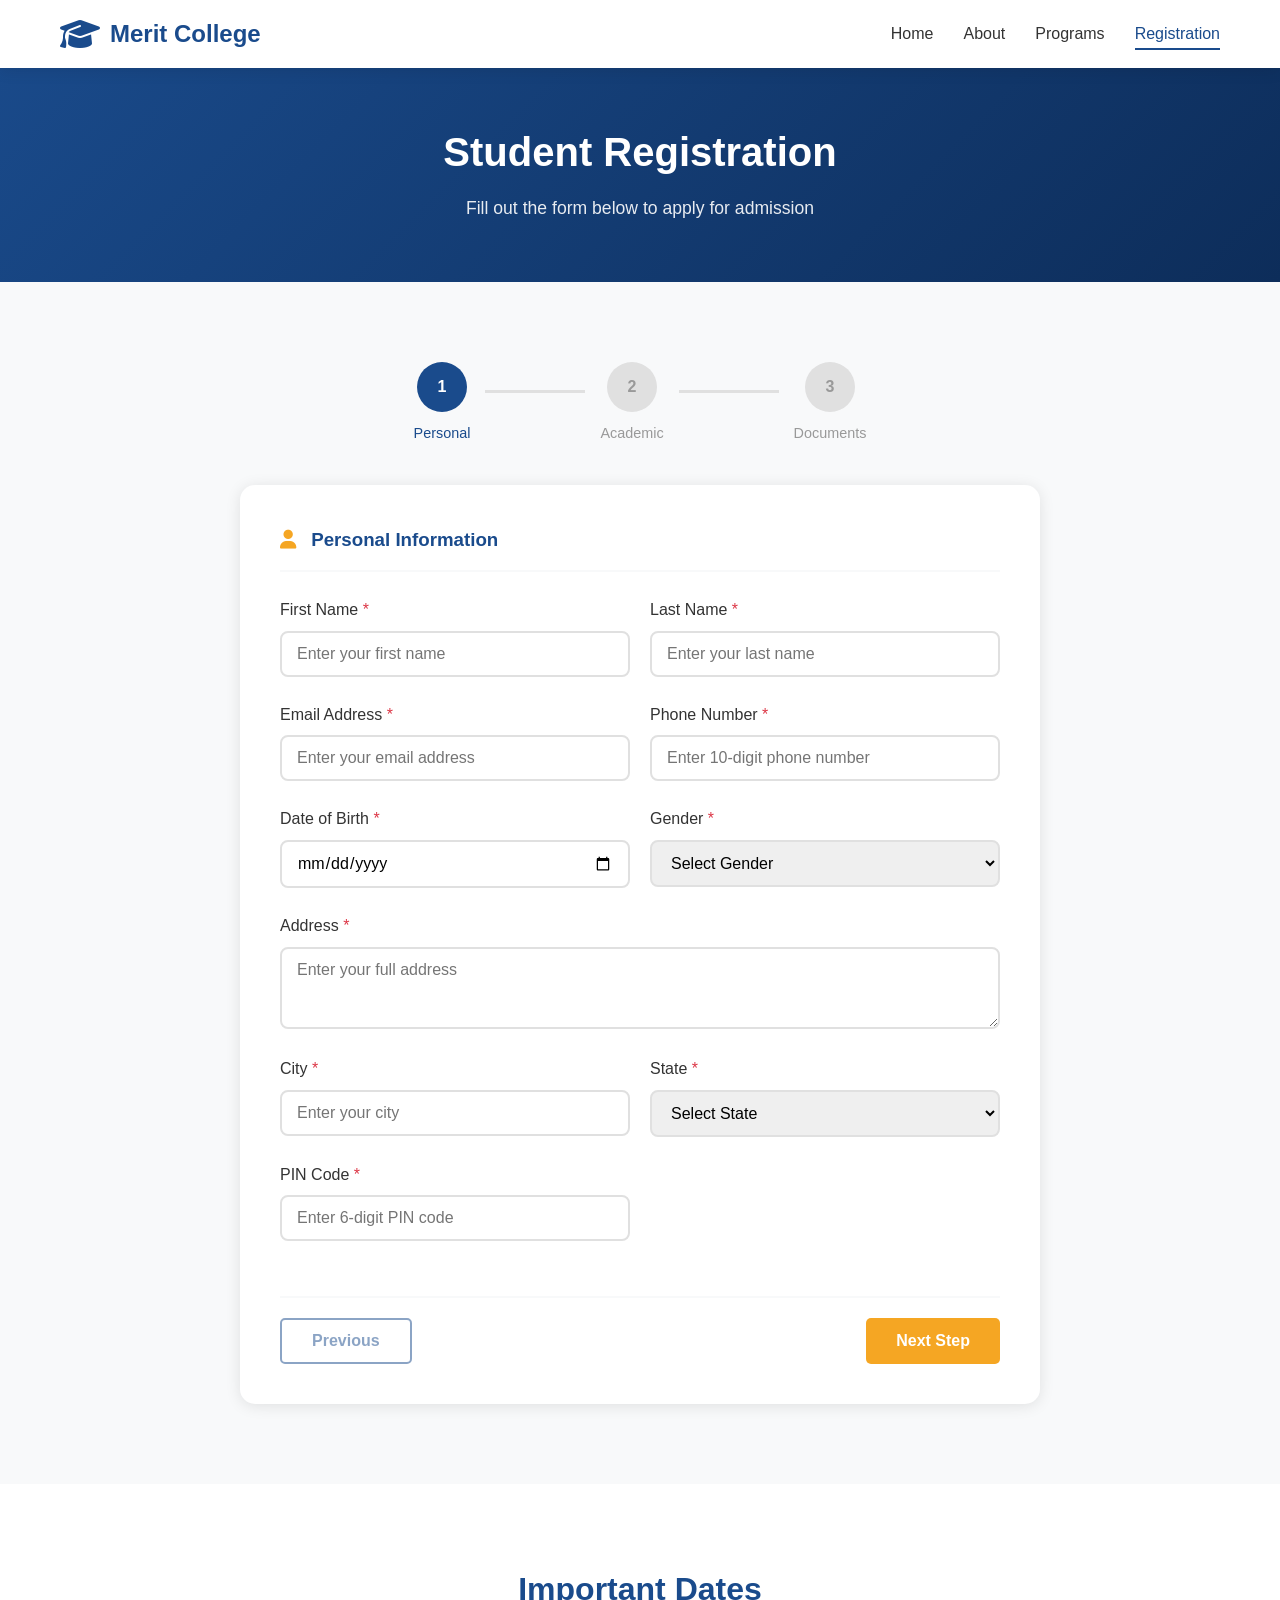
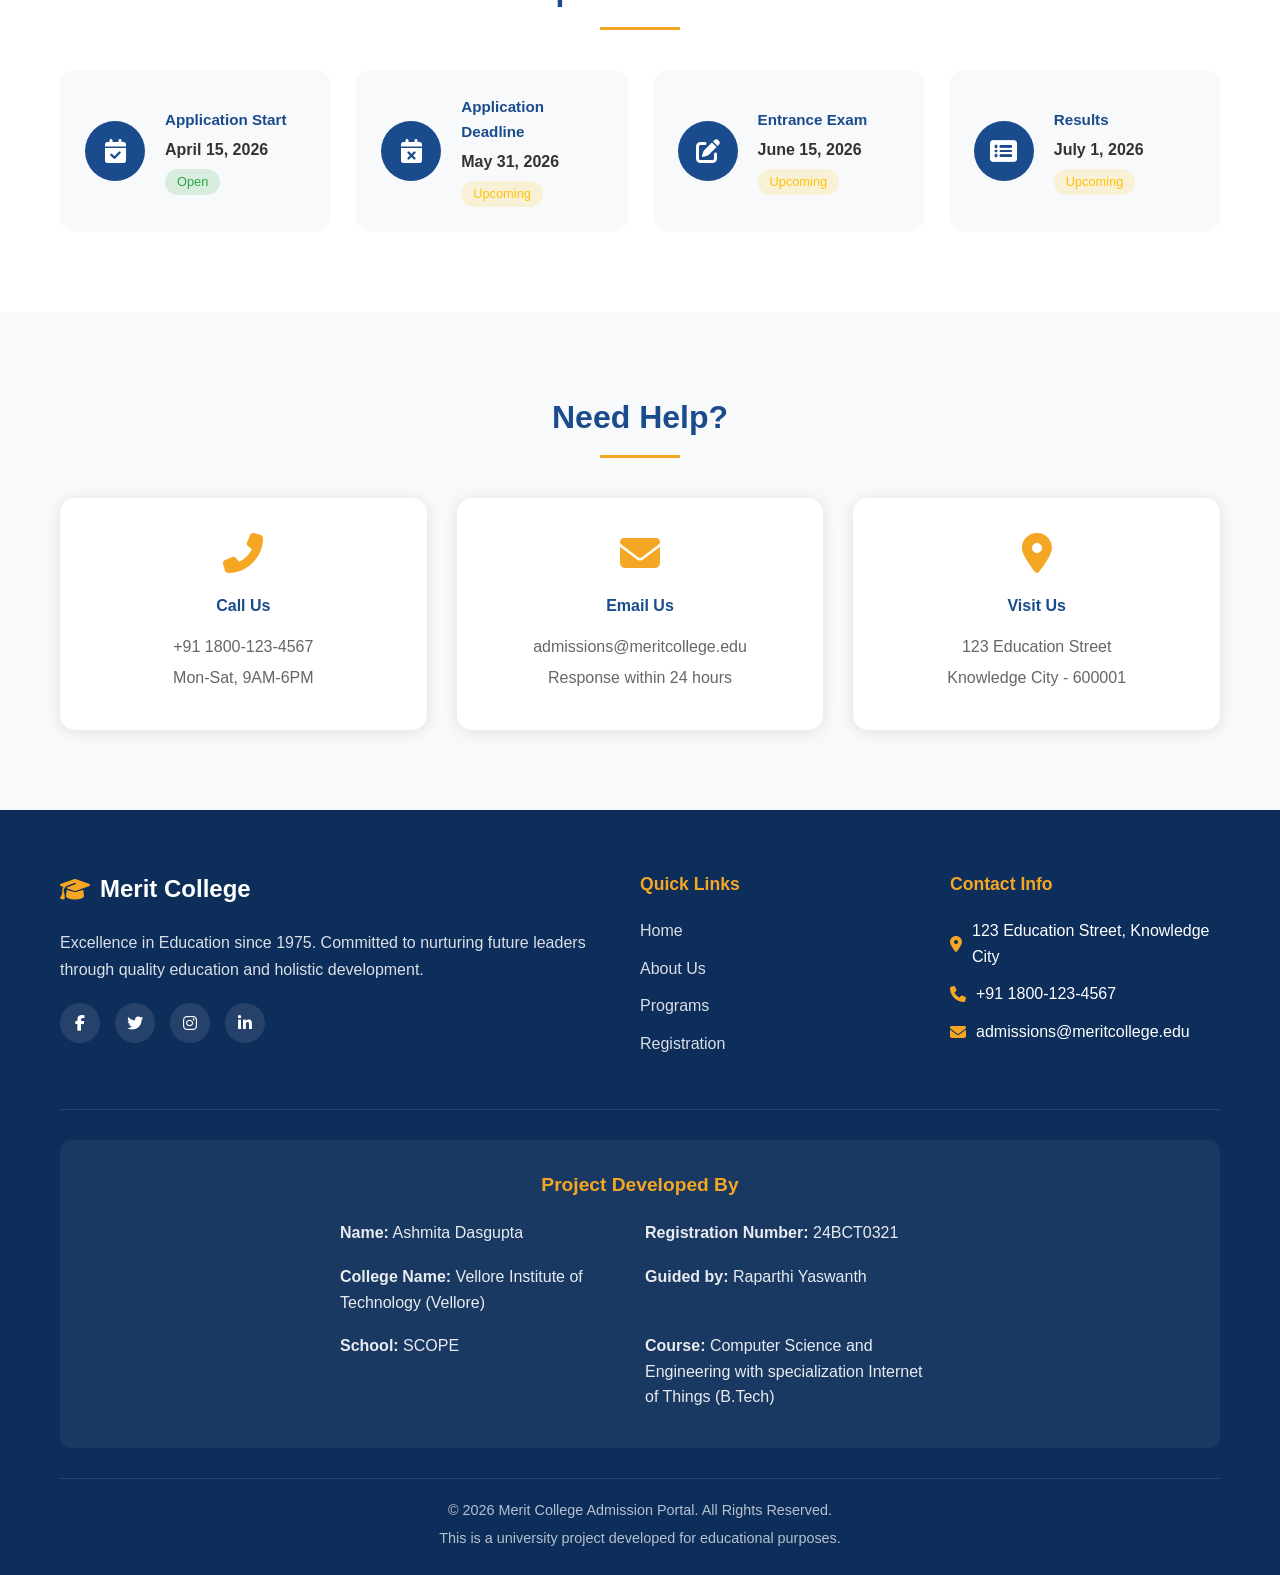
<file: registration.html>
<!DOCTYPE html>
<html lang="en">
<head>
    <meta charset="UTF-8">
    <meta name="viewport" content="width=device-width, initial-scale=1.0">
    <title>Registration - College Admission Portal</title>
    <link rel="stylesheet" href="styles.css">
    <link rel="stylesheet" href="https://cdnjs.cloudflare.com/ajax/libs/font-awesome/6.4.0/css/all.min.css">
</head>
<body>
    <!-- Navigation -->
    <nav class="navbar">
        <div class="nav-container">
            <div class="logo">
                <i class="fas fa-graduation-cap"></i>
                <span>Merit College</span>
            </div>
            <button class="nav-toggle" id="navToggle">
                <i class="fas fa-bars"></i>
            </button>
            <ul class="nav-menu" id="navMenu">
                <li><a href="index.html" class="nav-link">Home</a></li>
                <li><a href="about.html" class="nav-link">About</a></li>
                <li><a href="programs.html" class="nav-link">Programs</a></li>
                <li><a href="registration.html" class="nav-link active">Registration</a></li>
            </ul>
        </div>
    </nav>

    <!-- Page Header -->
    <section class="page-header">
        <h1>Student Registration</h1>
        <p>Fill out the form below to apply for admission</p>
    </section>

    <!-- Registration Form Section -->
    <section class="registration-section">
        <div class="container">
            <div class="registration-wrapper">
                <!-- Form Progress -->
                <div class="form-progress">
                    <div class="progress-step active" data-step="1">
                        <span class="step-number">1</span>
                        <span class="step-label">Personal</span>
                    </div>
                    <div class="progress-line"></div>
                    <div class="progress-step" data-step="2">
                        <span class="step-number">2</span>
                        <span class="step-label">Academic</span>
                    </div>
                    <div class="progress-line"></div>
                    <div class="progress-step" data-step="3">
                        <span class="step-number">3</span>
                        <span class="step-label">Documents</span>
                    </div>
                </div>

                <!-- Registration Form -->
                <form id="registrationForm" class="registration-form">
                    <!-- Step 1: Personal Information -->
                    <div class="form-step active" data-step="1">
                        <h3><i class="fas fa-user"></i> Personal Information</h3>
                        <div class="form-row">
                            <div class="form-group">
                                <label for="firstName">First Name <span class="required">*</span></label>
                                <input type="text" id="firstName" name="firstName" placeholder="Enter your first name" required>
                                <span class="error-message" id="firstNameError"></span>
                            </div>
                            <div class="form-group">
                                <label for="lastName">Last Name <span class="required">*</span></label>
                                <input type="text" id="lastName" name="lastName" placeholder="Enter your last name" required>
                                <span class="error-message" id="lastNameError"></span>
                            </div>
                        </div>
                        <div class="form-row">
                            <div class="form-group">
                                <label for="email">Email Address <span class="required">*</span></label>
                                <input type="email" id="email" name="email" placeholder="Enter your email address" required>
                                <span class="error-message" id="emailError"></span>
                            </div>
                            <div class="form-group">
                                <label for="phone">Phone Number <span class="required">*</span></label>
                                <input type="tel" id="phone" name="phone" placeholder="Enter 10-digit phone number" required>
                                <span class="error-message" id="phoneError"></span>
                            </div>
                        </div>
                        <div class="form-row">
                            <div class="form-group">
                                <label for="dob">Date of Birth <span class="required">*</span></label>
                                <input type="date" id="dob" name="dob" required>
                                <span class="error-message" id="dobError"></span>
                            </div>
                            <div class="form-group">
                                <label for="gender">Gender <span class="required">*</span></label>
                                <select id="gender" name="gender" required>
                                    <option value="">Select Gender</option>
                                    <option value="male">Male</option>
                                    <option value="female">Female</option>
                                    <option value="other">Other</option>
                                </select>
                                <span class="error-message" id="genderError"></span>
                            </div>
                        </div>
                        <div class="form-group">
                            <label for="address">Address <span class="required">*</span></label>
                            <textarea id="address" name="address" rows="3" placeholder="Enter your full address" required></textarea>
                            <span class="error-message" id="addressError"></span>
                        </div>
                        <div class="form-row">
                            <div class="form-group">
                                <label for="city">City <span class="required">*</span></label>
                                <input type="text" id="city" name="city" placeholder="Enter your city" required>
                                <span class="error-message" id="cityError"></span>
                            </div>
                            <div class="form-group">
                                <label for="state">State <span class="required">*</span></label>
                                <select id="state" name="state" required>
                                    <option value="">Select State</option>
                                    <option value="andhra-pradesh">Andhra Pradesh</option>
                                    <option value="delhi">Delhi</option>
                                    <option value="gujarat">Gujarat</option>
                                    <option value="karnataka">Karnataka</option>
                                    <option value="kerala">Kerala</option>
                                    <option value="maharashtra">Maharashtra</option>
                                    <option value="rajasthan">Rajasthan</option>
                                    <option value="tamil-nadu">Tamil Nadu</option>
                                    <option value="telangana">Telangana</option>
                                    <option value="uttar-pradesh">Uttar Pradesh</option>
                                    <option value="west-bengal">West Bengal</option>
                                    <option value="other">Other</option>
                                </select>
                                <span class="error-message" id="stateError"></span>
                            </div>
                        </div>
                        <div class="form-row">
                            <div class="form-group">
                                <label for="pincode">PIN Code <span class="required">*</span></label>
                                <input type="text" id="pincode" name="pincode" placeholder="Enter 6-digit PIN code" required>
                                <span class="error-message" id="pincodeError"></span>
                            </div>
                        </div>
                        <div class="form-buttons">
                            <button type="button" class="btn btn-secondary" disabled>Previous</button>
                            <button type="button" class="btn btn-primary next-step">Next Step</button>
                        </div>
                    </div>

                    <!-- Step 2: Academic Information -->
                    <div class="form-step" data-step="2">
                        <h3><i class="fas fa-graduation-cap"></i> Academic Information</h3>
                        <div class="form-group">
                            <label for="program">Program Applied For <span class="required">*</span></label>
                            <select id="program" name="program" required>
                                <option value="">Select Program</option>
                                <optgroup label="Undergraduate">
                                    <option value="btech-cse">B.Tech in Computer Science</option>
                                    <option value="btech-ece">B.Tech in Electronics</option>
                                    <option value="btech-mech">B.Tech in Mechanical</option>
                                    <option value="btech-civil">B.Tech in Civil</option>
                                    <option value="mbbs">MBBS</option>
                                    <option value="bba">BBA</option>
                                    <option value="bsc-cs">B.Sc Computer Science</option>
                                    <option value="ba">Bachelor of Arts</option>
                                    <option value="llb">LLB</option>
                                </optgroup>
                                <optgroup label="Postgraduate">
                                    <option value="mtech-cs">M.Tech Computer Science</option>
                                    <option value="mba">MBA</option>
                                    <option value="msc-ds">M.Sc Data Science</option>
                                </optgroup>
                                <optgroup label="Diploma">
                                    <option value="diploma-web">Diploma in Web Development</option>
                                    <option value="diploma-network">Diploma in Networking</option>
                                    <option value="diploma-design">Diploma in Graphic Design</option>
                                </optgroup>
                            </select>
                            <span class="error-message" id="programError"></span>
                        </div>
                        <div class="form-row">
                            <div class="form-group">
                                <label for="prevSchool">Previous School/College <span class="required">*</span></label>
                                <input type="text" id="prevSchool" name="prevSchool" placeholder="Enter your previous institution name" required>
                                <span class="error-message" id="prevSchoolError"></span>
                            </div>
                            <div class="form-group">
                                <label for="prevBoard">Previous Board/University <span class="required">*</span></label>
                                <input type="text" id="prevBoard" name="prevBoard" placeholder="Enter board/university name" required>
                                <span class="error-message" id="prevBoardError"></span>
                            </div>
                        </div>
                        <div class="form-row">
                            <div class="form-group">
                                <label for="passingYear">Passing Year <span class="required">*</span></label>
                                <select id="passingYear" name="passingYear" required>
                                    <option value="">Select Year</option>
                                    <option value="2025">2025</option>
                                    <option value="2024">2024</option>
                                    <option value="2023">2023</option>
                                    <option value="2022">2022</option>
                                    <option value="2021">2021</option>
                                </select>
                                <span class="error-message" id="passingYearError"></span>
                            </div>
                            <div class="form-group">
                                <label for="percentage">Percentage/CGPA <span class="required">*</span></label>
                                <input type="text" id="percentage" name="percentage" placeholder="Enter your percentage or CGPA" required>
                                <span class="error-message" id="percentageError"></span>
                            </div>
                        </div>
                        <div class="form-row">
                            <div class="form-group">
                                <label for="entranceExam">Entrance Exam (if applicable)</label>
                                <select id="entranceExam" name="entranceExam">
                                    <option value="">Not Applicable</option>
                                    <option value="jee">JEE Main</option>
                                    <option value="neet">NEET</option>
                                    <option value="cat">CAT</option>
                                    <option value="gate">GATE</option>
                                    <option value="other">Other</option>
                                </select>
                            </div>
                            <div class="form-group">
                                <label for="entranceRank">Entrance Exam Rank/Score</label>
                                <input type="text" id="entranceRank" name="entranceRank" placeholder="Enter your rank or score">
                            </div>
                        </div>
                        <div class="form-buttons">
                            <button type="button" class="btn btn-secondary prev-step">Previous</button>
                            <button type="button" class="btn btn-primary next-step">Next Step</button>
                        </div>
                    </div>

                    <!-- Step 3: Document Upload -->
                    <div class="form-step" data-step="3">
                        <h3><i class="fas fa-file-upload"></i> Document Upload</h3>
                        <p class="form-note">Please upload the following documents. Maximum file size: 2MB each. Allowed formats: PDF, JPG, PNG.</p>
                        
                        <div class="form-group">
                            <label for="photo">Passport Size Photo <span class="required">*</span></label>
                            <div class="file-upload">
                                <input type="file" id="photo" name="photo" accept="image/*" required>
                                <div class="file-upload-label">
                                    <i class="fas fa-cloud-upload-alt"></i>
                                    <span>Click to upload or drag and drop</span>
                                </div>
                            </div>
                            <span class="error-message" id="photoError"></span>
                        </div>
                        
                        <div class="form-group">
                            <label for="marksheet">10th/12th Marksheet <span class="required">*</span></label>
                            <div class="file-upload">
                                <input type="file" id="marksheet" name="marksheet" accept=".pdf,image/*" required>
                                <div class="file-upload-label">
                                    <i class="fas fa-cloud-upload-alt"></i>
                                    <span>Click to upload or drag and drop</span>
                                </div>
                            </div>
                            <span class="error-message" id="marksheetError"></span>
                        </div>
                        
                        <div class="form-group">
                            <label for="idProof">ID Proof (Aadhar/PAN) <span class="required">*</span></label>
                            <div class="file-upload">
                                <input type="file" id="idProof" name="idProof" accept=".pdf,image/*" required>
                                <div class="file-upload-label">
                                    <i class="fas fa-cloud-upload-alt"></i>
                                    <span>Click to upload or drag and drop</span>
                                </div>
                            </div>
                            <span class="error-message" id="idProofError"></span>
                        </div>

                        <div class="form-group">
                            <label for="signature">Signature <span class="required">*</span></label>
                            <div class="file-upload">
                                <input type="file" id="signature" name="signature" accept="image/*" required>
                                <div class="file-upload-label">
                                    <i class="fas fa-cloud-upload-alt"></i>
                                    <span>Click to upload or drag and drop</span>
                                </div>
                            </div>
                            <span class="error-message" id="signatureError"></span>
                        </div>

                        <div class="form-group checkbox-group">
                            <input type="checkbox" id="declaration" name="declaration" required>
                            <label for="declaration">I hereby declare that all the information provided by me is true and correct to the best of my knowledge. <span class="required">*</span></label>
                            <span class="error-message" id="declarationError"></span>
                        </div>

                        <div class="form-buttons">
                            <button type="button" class="btn btn-secondary prev-step">Previous</button>
                            <button type="submit" class="btn btn-primary submit-btn">Submit Application</button>
                        </div>
                    </div>
                </form>
            </div>
        </div>
    </section>

    <!-- Important Dates Section -->
    <section class="important-dates-section">
        <div class="container">
            <h2 class="section-title">Important Dates</h2>
            <div class="dates-grid">
                <div class="date-card">
                    <div class="date-icon">
                        <i class="fas fa-calendar-check"></i>
                    </div>
                    <div class="date-info">
                        <h4>Application Start</h4>
                        <p class="date">April 15, 2026</p>
                        <span class="status active">Open</span>
                    </div>
                </div>
                <div class="date-card">
                    <div class="date-icon">
                        <i class="fas fa-calendar-times"></i>
                    </div>
                    <div class="date-info">
                        <h4>Application Deadline</h4>
                        <p class="date">May 31, 2026</p>
                        <span class="status upcoming">Upcoming</span>
                    </div>
                </div>
                <div class="date-card">
                    <div class="date-icon">
                        <i class="fas fa-edit"></i>
                    </div>
                    <div class="date-info">
                        <h4>Entrance Exam</h4>
                        <p class="date">June 15, 2026</p>
                        <span class="status upcoming">Upcoming</span>
                    </div>
                </div>
                <div class="date-card">
                    <div class="date-icon">
                        <i class="fas fa-list-alt"></i>
                    </div>
                    <div class="date-info">
                        <h4>Results</h4>
                        <p class="date">July 1, 2026</p>
                        <span class="status upcoming">Upcoming</span>
                    </div>
                </div>
            </div>
        </div>
    </section>

    <!-- Contact Section -->
    <section class="contact-section" id="contact">
        <div class="container">
            <h2 class="section-title">Need Help?</h2>
            <div class="contact-grid">
                <div class="contact-card">
                    <i class="fas fa-phone-alt"></i>
                    <h4>Call Us</h4>
                    <p>+91 1800-123-4567</p>
                    <p>Mon-Sat, 9AM-6PM</p>
                </div>
                <div class="contact-card">
                    <i class="fas fa-envelope"></i>
                    <h4>Email Us</h4>
                    <p>admissions@meritcollege.edu</p>
                    <p>Response within 24 hours</p>
                </div>
                <div class="contact-card">
                    <i class="fas fa-map-marker-alt"></i>
                    <h4>Visit Us</h4>
                    <p>123 Education Street</p>
                    <p>Knowledge City - 600001</p>
                </div>
            </div>
        </div>
    </section>

    <!-- Notification Modal -->
    <div class="modal-overlay" id="notificationModal">
        <div class="modal">
            <div class="modal-icon success" id="modalIcon">
                <i class="fas fa-check-circle"></i>
            </div>
            <h3 id="modalTitle">Registration Successful!</h3>
            <p id="modalMessage">Your application has been submitted successfully. You will receive a confirmation email shortly.</p>
            <div class="modal-details" id="modalDetails">
                <p><strong>Application ID:</strong> <span id="applicationId">MC2025XXXX</span></p>
            </div>
            <button class="btn btn-primary" id="modalClose">Close</button>
        </div>
    </div>

    <!-- Footer -->
    <footer class="footer">
        <div class="container">
            <div class="footer-content">
                <div class="footer-section">
                    <h3><i class="fas fa-graduation-cap"></i> Merit College</h3>
                    <p>Excellence in Education since 1975. Committed to nurturing future leaders through quality education and holistic development.</p>
                    <div class="social-links">
                        <a href="#"><i class="fab fa-facebook-f"></i></a>
                        <a href="#"><i class="fab fa-twitter"></i></a>
                        <a href="#"><i class="fab fa-instagram"></i></a>
                        <a href="#"><i class="fab fa-linkedin-in"></i></a>
                    </div>
                </div>
                <div class="footer-section">
                    <h4>Quick Links</h4>
                    <ul>
                        <li><a href="index.html">Home</a></li>
                        <li><a href="about.html">About Us</a></li>
                        <li><a href="programs.html">Programs</a></li>
                        <li><a href="registration.html">Registration</a></li>
                    </ul>
                </div>
                <div class="footer-section">
                    <h4>Contact Info</h4>
                    <ul class="contact-info">
                        <li><i class="fas fa-map-marker-alt"></i> 123 Education Street, Knowledge City</li>
                        <li><i class="fas fa-phone"></i> +91 1800-123-4567</li>
                        <li><i class="fas fa-envelope"></i> admissions@meritcollege.edu</li>
                    </ul>
                </div>
            </div>
            
            <!-- Student Project Details -->
            <div class="student-details">
                <h4>Project Developed By</h4>
                <div class="student-info">
                    <p><strong>Name:</strong> Ashmita Dasgupta</p>
                    <p><strong>Registration Number:</strong> 24BCT0321</p>
                    <p><strong>College Name:</strong> Vellore Institute of Technology (Vellore)</p>
                    <p><strong>Guided by:</strong> Raparthi Yaswanth</p>
                    <p><strong>School:</strong> SCOPE</p>
                    <p><strong>Course:</strong> Computer Science and Engineering with specialization Internet of Things (B.Tech)</p>
                </div>
            </div>
            
            <div class="footer-bottom">
                <p>&copy; 2026 Merit College Admission Portal. All Rights Reserved.</p>
                <p>This is a university project developed for educational purposes.</p>
            </div>
        </div>
    </footer>

    <script src="script.js"></script>
</body>
</html>
</file>
<file: styles.css>
/* ========================================
   COLLEGE ADMISSION PORTAL - STYLES
   Developed by: Ashmita Dasgupta
   ======================================== */

/* ---------- CSS Variables ---------- */
:root {
    --primary-color: #1a4b8c;
    --primary-dark: #0d2d5a;
    --primary-light: #3a6fb0;
    --secondary-color: #f5a623;
    --secondary-dark: #d4891a;
    --success-color: #28a745;
    --error-color: #dc3545;
    --warning-color: #ffc107;
    --text-dark: #333333;
    --text-light: #666666;
    --text-muted: #999999;
    --bg-light: #f8f9fa;
    --bg-white: #ffffff;
    --border-color: #e0e0e0;
    --shadow: 0 2px 15px rgba(0, 0, 0, 0.1);
    --shadow-hover: 0 5px 25px rgba(0, 0, 0, 0.15);
    --transition: all 0.3s ease;
}

/* ---------- Reset & Base Styles ---------- */
* {
    margin: 0;
    padding: 0;
    box-sizing: border-box;
}

html {
    scroll-behavior: smooth;
}

body {
    font-family: 'Segoe UI', Tahoma, Geneva, Verdana, sans-serif;
    line-height: 1.6;
    color: var(--text-dark);
    background-color: var(--bg-white);
}

a {
    text-decoration: none;
    color: inherit;
}

ul {
    list-style: none;
}

img {
    max-width: 100%;
}

.container {
    max-width: 1200px;
    margin: 0 auto;
    padding: 0 20px;
}

/* ---------- Navigation ---------- */
.navbar {
    position: fixed;
    top: 0;
    left: 0;
    right: 0;
    background: var(--bg-white);
    box-shadow: var(--shadow);
    z-index: 1000;
    transition: var(--transition);
}

.nav-container {
    max-width: 1200px;
    margin: 0 auto;
    padding: 15px 20px;
    display: flex;
    justify-content: space-between;
    align-items: center;
}

.logo {
    display: flex;
    align-items: center;
    gap: 10px;
    font-size: 1.5rem;
    font-weight: 700;
    color: var(--primary-color);
}

.logo i {
    font-size: 2rem;
}

.nav-menu {
    display: flex;
    gap: 30px;
}

.nav-link {
    font-weight: 500;
    color: var(--text-dark);
    padding: 8px 0;
    position: relative;
    transition: var(--transition);
}

.nav-link::after {
    content: '';
    position: absolute;
    bottom: 0;
    left: 0;
    width: 0;
    height: 2px;
    background: var(--primary-color);
    transition: var(--transition);
}

.nav-link:hover,
.nav-link.active {
    color: var(--primary-color);
}

.nav-link:hover::after,
.nav-link.active::after {
    width: 100%;
}

.nav-toggle {
    display: none;
    background: none;
    border: none;
    font-size: 1.5rem;
    cursor: pointer;
    color: var(--primary-color);
}

/* ---------- Page Header ---------- */
.page-header {
    background: linear-gradient(135deg, var(--primary-color), var(--primary-dark));
    color: var(--bg-white);
    padding: 120px 20px 60px;
    text-align: center;
}

.page-header h1 {
    font-size: 2.5rem;
    margin-bottom: 10px;
}

.page-header p {
    font-size: 1.1rem;
    opacity: 0.9;
}

/* ---------- Hero Section ---------- */
.hero {
    background: linear-gradient(rgba(13, 45, 90, 0.85), rgba(26, 75, 140, 0.9)), 
                url('images/university-bg.jpg') center center/cover no-repeat;
    color: var(--bg-white);
    min-height: 100vh;
    display: flex;
    flex-direction: column;
    justify-content: center;
    align-items: center;
    text-align: center;
    padding: 100px 20px 50px;
    position: relative;
}

.hero::before {
    content: '';
    position: absolute;
    bottom: 0;
    left: 0;
    right: 0;
    height: 150px;
    background: linear-gradient(to top, rgba(255, 255, 255, 0.1), transparent);
    pointer-events: none;
}

.hero-content {
    max-width: 800px;
    margin-bottom: 50px;
}

.hero h1 {
    font-size: 3rem;
    margin-bottom: 15px;
    animation: fadeInUp 0.8s ease;
}

.hero-subtitle {
    font-size: 1.3rem;
    margin-bottom: 20px;
    opacity: 0.9;
    animation: fadeInUp 0.8s ease 0.2s both;
}

.hero-description {
    font-size: 1.1rem;
    margin-bottom: 30px;
    opacity: 0.85;
    animation: fadeInUp 0.8s ease 0.4s both;
}

.hero-buttons {
    display: flex;
    gap: 20px;
    justify-content: center;
    animation: fadeInUp 0.8s ease 0.6s both;
}

.hero-stats {
    display: grid;
    grid-template-columns: repeat(4, 1fr);
    gap: 30px;
    max-width: 900px;
    margin-top: 30px;
    animation: fadeInUp 0.8s ease 0.8s both;
}

.stat-item {
    text-align: center;
    padding: 20px;
    background: rgba(255, 255, 255, 0.1);
    border-radius: 10px;
    backdrop-filter: blur(5px);
}

.stat-item i {
    font-size: 2rem;
    margin-bottom: 10px;
    color: var(--secondary-color);
}

.stat-number {
    display: block;
    font-size: 2rem;
    font-weight: 700;
    margin-bottom: 5px;
}

.stat-label {
    font-size: 0.9rem;
    opacity: 0.85;
}

/* ---------- Buttons ---------- */
.btn {
    display: inline-block;
    padding: 12px 30px;
    border-radius: 5px;
    font-weight: 600;
    cursor: pointer;
    border: none;
    transition: var(--transition);
    font-size: 1rem;
}

.btn-primary {
    background: var(--secondary-color);
    color: var(--bg-white);
}

.btn-primary:hover {
    background: var(--secondary-dark);
    transform: translateY(-2px);
    box-shadow: 0 5px 15px rgba(245, 166, 35, 0.4);
}

.btn-secondary {
    background: transparent;
    border: 2px solid var(--bg-white);
    color: var(--bg-white);
}

.btn-secondary:hover {
    background: var(--bg-white);
    color: var(--primary-color);
}

/* ---------- Section Titles ---------- */
.section-title {
    text-align: center;
    font-size: 2rem;
    color: var(--primary-color);
    margin-bottom: 40px;
    position: relative;
    padding-bottom: 15px;
}

.section-title::after {
    content: '';
    position: absolute;
    bottom: 0;
    left: 50%;
    transform: translateX(-50%);
    width: 80px;
    height: 3px;
    background: var(--secondary-color);
}

/* ---------- Quick Links Section ---------- */
.quick-links {
    padding: 80px 20px;
    background: var(--bg-light);
}

.links-grid {
    display: grid;
    grid-template-columns: repeat(4, 1fr);
    gap: 30px;
}

.link-card {
    background: var(--bg-white);
    padding: 30px;
    border-radius: 10px;
    text-align: center;
    box-shadow: var(--shadow);
    transition: var(--transition);
}

.link-card:hover {
    transform: translateY(-10px);
    box-shadow: var(--shadow-hover);
}

.link-icon {
    width: 70px;
    height: 70px;
    background: linear-gradient(135deg, var(--primary-color), var(--primary-light));
    border-radius: 50%;
    display: flex;
    align-items: center;
    justify-content: center;
    margin: 0 auto 20px;
}

.link-icon i {
    font-size: 1.8rem;
    color: var(--bg-white);
}

.link-card h3 {
    color: var(--primary-color);
    margin-bottom: 10px;
}

.link-card p {
    color: var(--text-light);
    font-size: 0.95rem;
}

/* ---------- Announcements Section ---------- */
.announcements {
    padding: 80px 20px;
    background: var(--bg-white);
}

.announcement-list {
    max-width: 900px;
    margin: 0 auto;
}

.announcement-item {
    display: flex;
    gap: 25px;
    padding: 25px;
    background: var(--bg-light);
    border-radius: 10px;
    margin-bottom: 20px;
    transition: var(--transition);
    border-left: 4px solid var(--primary-color);
}

.announcement-item:hover {
    transform: translateX(10px);
    box-shadow: var(--shadow);
}

.announcement-date {
    min-width: 70px;
    text-align: center;
    padding: 10px;
    background: var(--primary-color);
    border-radius: 8px;
    color: var(--bg-white);
}

.announcement-date .day {
    display: block;
    font-size: 1.8rem;
    font-weight: 700;
}

.announcement-date .month {
    font-size: 0.9rem;
    text-transform: uppercase;
}

.announcement-content h4 {
    color: var(--primary-color);
    margin-bottom: 8px;
}

.announcement-content p {
    color: var(--text-light);
}

/* ---------- Why Choose Section ---------- */
.why-choose {
    padding: 80px 20px;
    background: var(--bg-light);
}

.features-grid {
    display: grid;
    grid-template-columns: repeat(3, 1fr);
    gap: 30px;
}

.feature-item {
    background: var(--bg-white);
    padding: 35px 25px;
    border-radius: 10px;
    text-align: center;
    box-shadow: var(--shadow);
    transition: var(--transition);
}

.feature-item:hover {
    transform: translateY(-5px);
    box-shadow: var(--shadow-hover);
}

.feature-item i {
    font-size: 2.5rem;
    color: var(--secondary-color);
    margin-bottom: 20px;
}

.feature-item h3 {
    color: var(--primary-color);
    margin-bottom: 15px;
}

.feature-item p {
    color: var(--text-light);
}

/* ---------- About Section ---------- */
.about-section {
    padding: 80px 20px;
}

.about-block {
    display: grid;
    grid-template-columns: 1fr 1fr;
    gap: 50px;
    align-items: center;
    margin-bottom: 60px;
}

.about-image {
    display: flex;
    justify-content: center;
}

.image-placeholder {
    width: 100%;
    max-width: 400px;
    height: 300px;
    background: linear-gradient(135deg, var(--primary-color), var(--primary-light));
    border-radius: 15px;
    display: flex;
    align-items: center;
    justify-content: center;
}

.image-placeholder i {
    font-size: 5rem;
    color: var(--bg-white);
    opacity: 0.8;
}

.about-text h2 {
    color: var(--primary-color);
    margin-bottom: 20px;
    font-size: 1.8rem;
}

.about-text p {
    color: var(--text-light);
    margin-bottom: 15px;
    text-align: justify;
}

/* Mission & Vision */
.mission-vision {
    display: grid;
    grid-template-columns: repeat(2, 1fr);
    gap: 30px;
    margin-bottom: 60px;
}

.mv-card {
    background: var(--bg-light);
    padding: 40px;
    border-radius: 15px;
    text-align: center;
    transition: var(--transition);
}

.mv-card:hover {
    transform: translateY(-5px);
    box-shadow: var(--shadow);
}

.mv-icon {
    width: 80px;
    height: 80px;
    background: var(--primary-color);
    border-radius: 50%;
    display: flex;
    align-items: center;
    justify-content: center;
    margin: 0 auto 20px;
}

.mv-icon i {
    font-size: 2rem;
    color: var(--bg-white);
}

.mv-card h3 {
    color: var(--primary-color);
    margin-bottom: 15px;
}

.mv-card p {
    color: var(--text-light);
}

/* Values Section */
.values-section {
    margin-bottom: 60px;
}

.values-grid {
    display: grid;
    grid-template-columns: repeat(4, 1fr);
    gap: 25px;
}

.value-item {
    background: var(--bg-light);
    padding: 30px 20px;
    border-radius: 10px;
    text-align: center;
    transition: var(--transition);
}

.value-item:hover {
    background: var(--primary-color);
    color: var(--bg-white);
}

.value-item:hover h4,
.value-item:hover p {
    color: var(--bg-white);
}

.value-item i {
    font-size: 2rem;
    color: var(--secondary-color);
    margin-bottom: 15px;
}

.value-item h4 {
    color: var(--primary-color);
    margin-bottom: 10px;
    transition: var(--transition);
}

.value-item p {
    color: var(--text-light);
    font-size: 0.9rem;
    transition: var(--transition);
}

/* Leadership Section */
.leadership-section {
    margin-bottom: 60px;
}

.leaders-grid {
    display: grid;
    grid-template-columns: repeat(3, 1fr);
    gap: 30px;
}

.leader-card {
    background: var(--bg-white);
    padding: 30px;
    border-radius: 15px;
    text-align: center;
    box-shadow: var(--shadow);
    transition: var(--transition);
}

.leader-card:hover {
    transform: translateY(-5px);
    box-shadow: var(--shadow-hover);
}


.leader-image {
    width: 100px;
    height: 100px;
    background: transparent; 
    border-radius: 50%;
    display: flex;
    align-items: center;
    justify-content: center;
    margin: 0 auto 20px;
    overflow: hidden; 
    border: 3px solid var(--primary-color); 
}


.leader-image img {
    width: 100%;
    height: 100%;
    object-fit: cover; 
}

.leader-card h4 {
    color: var(--primary-color);
    margin-bottom: 5px;
}

.leader-card .designation {
    color: var(--secondary-color);
    font-weight: 600;
    margin-bottom: 10px;
}

.leader-card .leader-desc {
    color: var(--text-light);
    font-size: 0.9rem;
}

/* Infrastructure Section */
.infrastructure-section {
    margin-bottom: 40px;
}

.infra-grid {
    display: grid;
    grid-template-columns: repeat(3, 1fr);
    gap: 25px;
}

.infra-item {
    background: var(--bg-light);
    padding: 30px;
    border-radius: 10px;
    text-align: center;
    transition: var(--transition);
}

.infra-item:hover {
    background: var(--primary-color);
    color: var(--bg-white);
}

.infra-item:hover h4,
.infra-item:hover p {
    color: var(--bg-white);
}

.infra-item i {
    font-size: 2rem;
    color: var(--secondary-color);
    margin-bottom: 15px;
}

.infra-item h4 {
    color: var(--primary-color);
    margin-bottom: 10px;
    transition: var(--transition);
}

.infra-item p {
    color: var(--text-light);
    font-size: 0.9rem;
    transition: var(--transition);
}

/* ---------- Programs Section ---------- */
.programs-section {
    padding: 80px 20px;
}

.filter-buttons {
    display: flex;
    justify-content: center;
    gap: 15px;
    margin-bottom: 40px;
    flex-wrap: wrap;
}

.filter-btn {
    padding: 10px 25px;
    border: 2px solid var(--primary-color);
    background: transparent;
    color: var(--primary-color);
    border-radius: 25px;
    cursor: pointer;
    font-weight: 500;
    transition: var(--transition);
}

.filter-btn:hover,
.filter-btn.active {
    background: var(--primary-color);
    color: var(--bg-white);
}

.programs-grid {
    display: grid;
    grid-template-columns: repeat(3, 1fr);
    gap: 30px;
}

.program-card {
    background: var(--bg-white);
    border-radius: 15px;
    box-shadow: var(--shadow);
    overflow: hidden;
    transition: var(--transition);
}

.program-card:hover {
    transform: translateY(-10px);
    box-shadow: var(--shadow-hover);
}

.program-icon {
    padding: 30px;
    background: linear-gradient(135deg, var(--primary-color), var(--primary-light));
    text-align: center;
}

.program-icon i {
    font-size: 3rem;
    color: var(--bg-white);
}

.program-icon.medical {
    background: linear-gradient(135deg, #e74c3c, #c0392b);
}

.program-icon.business {
    background: linear-gradient(135deg, #27ae60, #2ecc71);
}

.program-icon.tech {
    background: linear-gradient(135deg, #9b59b6, #8e44ad);
}

.program-icon.arts {
    background: linear-gradient(135deg, #e67e22, #f39c12);
}

.program-icon.law {
    background: linear-gradient(135deg, #34495e, #2c3e50);
}

.program-icon.science {
    background: linear-gradient(135deg, #16a085, #1abc9c);
}

.program-icon.diploma {
    background: linear-gradient(135deg, #2980b9, #3498db);
}

.program-content {
    padding: 25px;
}

.program-content h3 {
    color: var(--primary-color);
    margin-bottom: 10px;
}

.program-content .duration {
    color: var(--text-muted);
    font-size: 0.9rem;
    margin-bottom: 15px;
}

.program-content .duration i {
    margin-right: 5px;
}

.program-content .description {
    color: var(--text-light);
    margin-bottom: 15px;
    font-size: 0.95rem;
}

.program-content .highlights {
    margin-bottom: 20px;
}

.program-content .highlights li {
    color: var(--text-light);
    font-size: 0.9rem;
    padding: 5px 0;
    padding-left: 20px;
    position: relative;
}

.program-content .highlights li::before {
    content: '\f00c';
    font-family: 'Font Awesome 6 Free';
    font-weight: 900;
    position: absolute;
    left: 0;
    color: var(--success-color);
}

/* Eligibility Section */
.eligibility-section {
    padding: 80px 20px;
    background: var(--bg-light);
}

.eligibility-grid {
    display: grid;
    grid-template-columns: repeat(3, 1fr);
    gap: 30px;
}

.eligibility-card {
    background: var(--bg-white);
    padding: 30px;
    border-radius: 15px;
    box-shadow: var(--shadow);
}

.eligibility-card h4 {
    color: var(--primary-color);
    margin-bottom: 20px;
    padding-bottom: 10px;
    border-bottom: 2px solid var(--border-color);
}

.eligibility-card h4 i {
    margin-right: 10px;
    color: var(--secondary-color);
}

.eligibility-card ul li {
    color: var(--text-light);
    padding: 10px 0;
    padding-left: 25px;
    position: relative;
    border-bottom: 1px dashed var(--border-color);
}

.eligibility-card ul li:last-child {
    border-bottom: none;
}

.eligibility-card ul li::before {
    content: '\f101';
    font-family: 'Font Awesome 6 Free';
    font-weight: 900;
    position: absolute;
    left: 0;
    color: var(--primary-color);
}

/* ---------- Registration Section ---------- */
.registration-section {
    padding: 80px 20px;
    background: var(--bg-light);
}

.registration-wrapper {
    max-width: 800px;
    margin: 0 auto;
}

/* Form Progress */
.form-progress {
    display: flex;
    justify-content: center;
    align-items: center;
    margin-bottom: 40px;
}

.progress-step {
    display: flex;
    flex-direction: column;
    align-items: center;
    gap: 10px;
}

.step-number {
    width: 50px;
    height: 50px;
    background: var(--border-color);
    border-radius: 50%;
    display: flex;
    align-items: center;
    justify-content: center;
    font-weight: 700;
    color: var(--text-muted);
    transition: var(--transition);
}

.progress-step.active .step-number,
.progress-step.completed .step-number {
    background: var(--primary-color);
    color: var(--bg-white);
}

.progress-step.completed .step-number::after {
    content: '\f00c';
    font-family: 'Font Awesome 6 Free';
    font-weight: 900;
}

.step-label {
    font-size: 0.9rem;
    color: var(--text-muted);
    font-weight: 500;
}

.progress-step.active .step-label,
.progress-step.completed .step-label {
    color: var(--primary-color);
}

.progress-line {
    width: 100px;
    height: 3px;
    background: var(--border-color);
    margin: 0 15px 25px;
}

/* Registration Form */
.registration-form {
    background: var(--bg-white);
    border-radius: 15px;
    padding: 40px;
    box-shadow: var(--shadow);
}

.form-step {
    display: none;
}

.form-step.active {
    display: block;
    animation: fadeIn 0.3s ease;
}

.form-step h3 {
    color: var(--primary-color);
    margin-bottom: 25px;
    padding-bottom: 15px;
    border-bottom: 2px solid var(--bg-light);
}

.form-step h3 i {
    margin-right: 10px;
    color: var(--secondary-color);
}

.form-row {
    display: grid;
    grid-template-columns: repeat(2, 1fr);
    gap: 20px;
}

.form-group {
    margin-bottom: 20px;
}

.form-group label {
    display: block;
    margin-bottom: 8px;
    font-weight: 500;
    color: var(--text-dark);
}

.required {
    color: var(--error-color);
}

.form-group input,
.form-group select,
.form-group textarea {
    width: 100%;
    padding: 12px 15px;
    border: 2px solid var(--border-color);
    border-radius: 8px;
    font-size: 1rem;
    transition: var(--transition);
    font-family: inherit;
}

.form-group input:focus,
.form-group select:focus,
.form-group textarea:focus {
    outline: none;
    border-color: var(--primary-color);
    box-shadow: 0 0 0 3px rgba(26, 75, 140, 0.1);
}

.form-group input.error,
.form-group select.error,
.form-group textarea.error {
    border-color: var(--error-color);
}

.error-message {
    display: block;
    color: var(--error-color);
    font-size: 0.85rem;
    margin-top: 5px;
}

/* File Upload */
.file-upload {
    position: relative;
    border: 2px dashed var(--border-color);
    border-radius: 10px;
    padding: 30px;
    text-align: center;
    transition: var(--transition);
    cursor: pointer;
}

.file-upload:hover {
    border-color: var(--primary-color);
    background: var(--bg-light);
}

.file-upload input[type="file"] {
    position: absolute;
    top: 0;
    left: 0;
    width: 100%;
    height: 100%;
    opacity: 0;
    cursor: pointer;
}

.file-upload-label i {
    font-size: 2rem;
    color: var(--primary-color);
    margin-bottom: 10px;
    display: block;
}

.file-upload-label span {
    color: var(--text-light);
}

.form-note {
    background: var(--bg-light);
    padding: 15px;
    border-radius: 8px;
    margin-bottom: 25px;
    color: var(--text-light);
    font-size: 0.95rem;
}

/* Checkbox Group */
.checkbox-group {
    display: flex;
    align-items: flex-start;
    gap: 10px;
}

.checkbox-group input[type="checkbox"] {
    width: auto;
    margin-top: 5px;
    cursor: pointer;
}

.checkbox-group label {
    margin-bottom: 0;
    cursor: pointer;
    font-weight: 400;
}

/* Form Buttons */
.form-buttons {
    display: flex;
    justify-content: space-between;
    margin-top: 30px;
    padding-top: 20px;
    border-top: 2px solid var(--bg-light);
}

.form-buttons .btn-secondary {
    border-color: var(--primary-color);
    color: var(--primary-color);
}

.form-buttons .btn-secondary:hover {
    background: var(--primary-color);
    color: var(--bg-white);
}

.form-buttons .btn-secondary:disabled {
    opacity: 0.5;
    cursor: not-allowed;
}

/* ---------- Important Dates Section ---------- */
.important-dates-section {
    padding: 80px 20px;
    background: var(--bg-white);
}

.dates-grid {
    display: grid;
    grid-template-columns: repeat(4, 1fr);
    gap: 25px;
}

.date-card {
    display: flex;
    align-items: center;
    gap: 20px;
    background: var(--bg-light);
    padding: 25px;
    border-radius: 15px;
    transition: var(--transition);
}

.date-card:hover {
    transform: translateY(-5px);
    box-shadow: var(--shadow);
}

.date-icon {
    width: 60px;
    height: 60px;
    background: var(--primary-color);
    border-radius: 50%;
    display: flex;
    align-items: center;
    justify-content: center;
    flex-shrink: 0;
}

.date-icon i {
    font-size: 1.5rem;
    color: var(--bg-white);
}

.date-info h4 {
    color: var(--primary-color);
    margin-bottom: 5px;
    font-size: 0.95rem;
}

.date-info .date {
    color: var(--text-dark);
    font-weight: 600;
    margin-bottom: 5px;
}

.status {
    display: inline-block;
    padding: 3px 12px;
    border-radius: 15px;
    font-size: 0.8rem;
    font-weight: 500;
}

.status.active {
    background: rgba(40, 167, 69, 0.15);
    color: var(--success-color);
}

.status.upcoming {
    background: rgba(255, 193, 7, 0.15);
    color: var(--warning-color);
}

/* ---------- Contact Section ---------- */
.contact-section {
    padding: 80px 20px;
    background: var(--bg-light);
}

.contact-grid {
    display: grid;
    grid-template-columns: repeat(3, 1fr);
    gap: 30px;
}

.contact-card {
    background: var(--bg-white);
    padding: 35px;
    border-radius: 15px;
    text-align: center;
    box-shadow: var(--shadow);
    transition: var(--transition);
}

.contact-card:hover {
    transform: translateY(-5px);
    box-shadow: var(--shadow-hover);
}

.contact-card i {
    font-size: 2.5rem;
    color: var(--secondary-color);
    margin-bottom: 20px;
}

.contact-card h4 {
    color: var(--primary-color);
    margin-bottom: 15px;
}

.contact-card p {
    color: var(--text-light);
    margin-bottom: 5px;
}

/* ---------- Modal / Notification ---------- */
.modal-overlay {
    position: fixed;
    top: 0;
    left: 0;
    right: 0;
    bottom: 0;
    background: rgba(0, 0, 0, 0.6);
    display: flex;
    align-items: center;
    justify-content: center;
    z-index: 2000;
    opacity: 0;
    visibility: hidden;
    transition: var(--transition);
}

.modal-overlay.active {
    opacity: 1;
    visibility: visible;
}

.modal {
    background: var(--bg-white);
    padding: 40px;
    border-radius: 20px;
    text-align: center;
    max-width: 450px;
    width: 90%;
    transform: scale(0.8);
    transition: var(--transition);
}

.modal-overlay.active .modal {
    transform: scale(1);
}

.modal-icon {
    font-size: 5rem;
    margin-bottom: 20px;
}

.modal-icon.success {
    color: var(--success-color);
}

.modal-icon.error {
    color: var(--error-color);
}

.modal h3 {
    color: var(--primary-color);
    margin-bottom: 15px;
    font-size: 1.5rem;
}

.modal p {
    color: var(--text-light);
    margin-bottom: 20px;
}

.modal-details {
    background: var(--bg-light);
    padding: 20px;
    border-radius: 10px;
    margin-bottom: 25px;
}

.modal-details p {
    margin-bottom: 0;
}

.modal-details span {
    font-weight: 700;
    color: var(--primary-color);
}

/* ---------- Footer ---------- */
.footer {
    background: var(--primary-dark);
    color: var(--bg-white);
    padding: 60px 20px 0;
}

.footer-content {
    display: grid;
    grid-template-columns: 2fr 1fr 1fr;
    gap: 40px;
    padding-bottom: 40px;
    border-bottom: 1px solid rgba(255, 255, 255, 0.1);
}

.footer-section h3 {
    font-size: 1.5rem;
    margin-bottom: 20px;
    display: flex;
    align-items: center;
    gap: 10px;
}

.footer-section h3 i {
    color: var(--secondary-color);
}

.footer-section h4 {
    font-size: 1.1rem;
    margin-bottom: 20px;
    color: var(--secondary-color);
}

.footer-section p {
    opacity: 0.85;
    margin-bottom: 20px;
    line-height: 1.7;
}

.social-links {
    display: flex;
    gap: 15px;
}

.social-links a {
    width: 40px;
    height: 40px;
    background: rgba(255, 255, 255, 0.1);
    border-radius: 50%;
    display: flex;
    align-items: center;
    justify-content: center;
    transition: var(--transition);
}

.social-links a:hover {
    background: var(--secondary-color);
    transform: translateY(-3px);
}

.footer-section ul li {
    margin-bottom: 12px;
}

.footer-section ul li a {
    opacity: 0.85;
    transition: var(--transition);
}

.footer-section ul li a:hover {
    opacity: 1;
    padding-left: 5px;
}

.contact-info li {
    display: flex;
    align-items: center;
    gap: 10px;
}

.contact-info li i {
    color: var(--secondary-color);
}

/* Student Details Section */
.student-details {
    background: rgba(255, 255, 255, 0.05);
    padding: 30px;
    border-radius: 10px;
    margin: 30px 0;
    text-align: center;
}

.student-details h4 {
    color: var(--secondary-color);
    margin-bottom: 20px;
    font-size: 1.2rem;
}

.student-info {
    display: grid;
    grid-template-columns: repeat(2, 1fr);
    gap: 10px;
    text-align: left;
    max-width: 600px;
    margin: 0 auto;
}

.student-info p {
    margin-bottom: 8px;
    opacity: 0.9;
}

.footer-bottom {
    text-align: center;
    padding: 20px 0;
    border-top: 1px solid rgba(255, 255, 255, 0.1);
}

.footer-bottom p {
    opacity: 0.7;
    font-size: 0.9rem;
    margin-bottom: 5px;
}

/* ---------- Animations ---------- */
@keyframes fadeIn {
    from {
        opacity: 0;
    }
    to {
        opacity: 1;
    }
}

@keyframes fadeInUp {
    from {
        opacity: 0;
        transform: translateY(30px);
    }
    to {
        opacity: 1;
        transform: translateY(0);
    }
}

/* ---------- Responsive Design ---------- */
@media (max-width: 1024px) {
    .hero h1 {
        font-size: 2.5rem;
    }

    .hero-stats {
        grid-template-columns: repeat(2, 1fr);
    }

    .links-grid {
        grid-template-columns: repeat(2, 1fr);
    }

    .features-grid {
        grid-template-columns: repeat(2, 1fr);
    }

    .programs-grid {
        grid-template-columns: repeat(2, 1fr);
    }

    .dates-grid {
        grid-template-columns: repeat(2, 1fr);
    }
}

@media (max-width: 768px) {
    .nav-menu {
        position: fixed;
        top: 70px;
        left: 0;
        right: 0;
        background: var(--bg-white);
        flex-direction: column;
        align-items: center;
        padding: 20px;
        gap: 15px;
        box-shadow: var(--shadow);
        transform: translateY(-150%);
        transition: var(--transition);
    }

    .nav-menu.active {
        transform: translateY(0);
    }

    .nav-toggle {
        display: block;
    }

    .hero h1 {
        font-size: 2rem;
    }

    .hero-buttons {
        flex-direction: column;
        gap: 15px;
    }

    .hero-stats {
        grid-template-columns: repeat(2, 1fr);
        gap: 15px;
    }

    .links-grid {
        grid-template-columns: 1fr;
    }

    .features-grid {
        grid-template-columns: 1fr;
    }

    .about-block {
        grid-template-columns: 1fr;
    }

    .mission-vision {
        grid-template-columns: 1fr;
    }

    .values-grid {
        grid-template-columns: repeat(2, 1fr);
    }

    .leaders-grid {
        grid-template-columns: 1fr;
    }

    .infra-grid {
        grid-template-columns: repeat(2, 1fr);
    }

    .programs-grid {
        grid-template-columns: 1fr;
    }

    .eligibility-grid {
        grid-template-columns: 1fr;
    }

    .form-row {
        grid-template-columns: 1fr;
    }

    .dates-grid {
        grid-template-columns: 1fr;
    }

    .contact-grid {
        grid-template-columns: 1fr;
    }

    .footer-content {
        grid-template-columns: 1fr;
        text-align: center;
    }

    .social-links {
        justify-content: center;
    }

    .contact-info li {
        justify-content: center;
    }

    .student-info {
        grid-template-columns: 1fr;
        text-align: center;
    }

    .registration-form {
        padding: 25px;
    }

    .progress-line {
        width: 50px;
    }
}

@media (max-width: 480px) {
    .hero {
        padding: 80px 15px 40px;
    }

    .hero h1 {
        font-size: 1.7rem;
    }

    .hero-subtitle {
        font-size: 1rem;
    }

    .stat-item {
        padding: 15px;
    }

    .stat-number {
        font-size: 1.5rem;
    }

    .section-title {
        font-size: 1.5rem;
    }

    .page-header h1 {
        font-size: 1.8rem;
    }

    .values-grid {
        grid-template-columns: 1fr;
    }

    .infra-grid {
        grid-template-columns: 1fr;
    }

    .filter-buttons {
        flex-direction: column;
        align-items: center;
    }

    .form-progress {
        flex-wrap: wrap;
    }

    .progress-line {
        display: none;
    }
}
</file>
